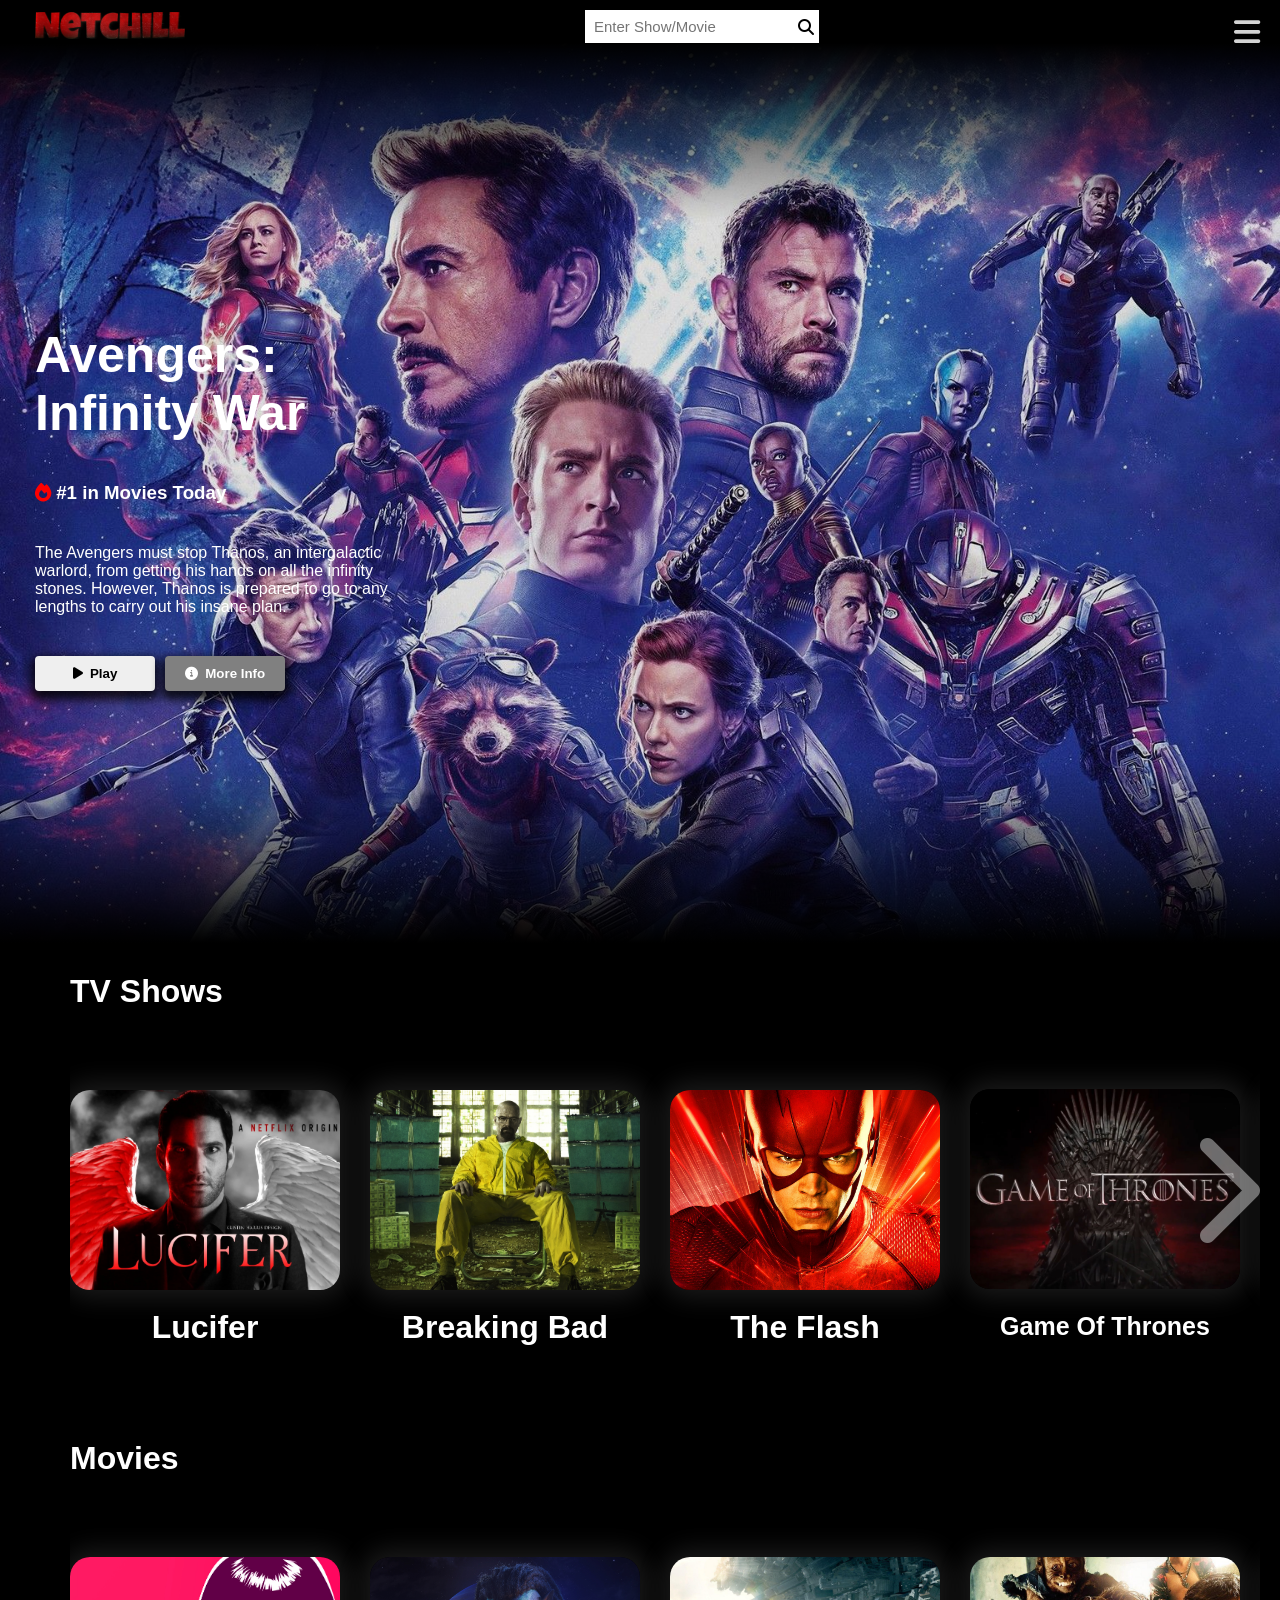
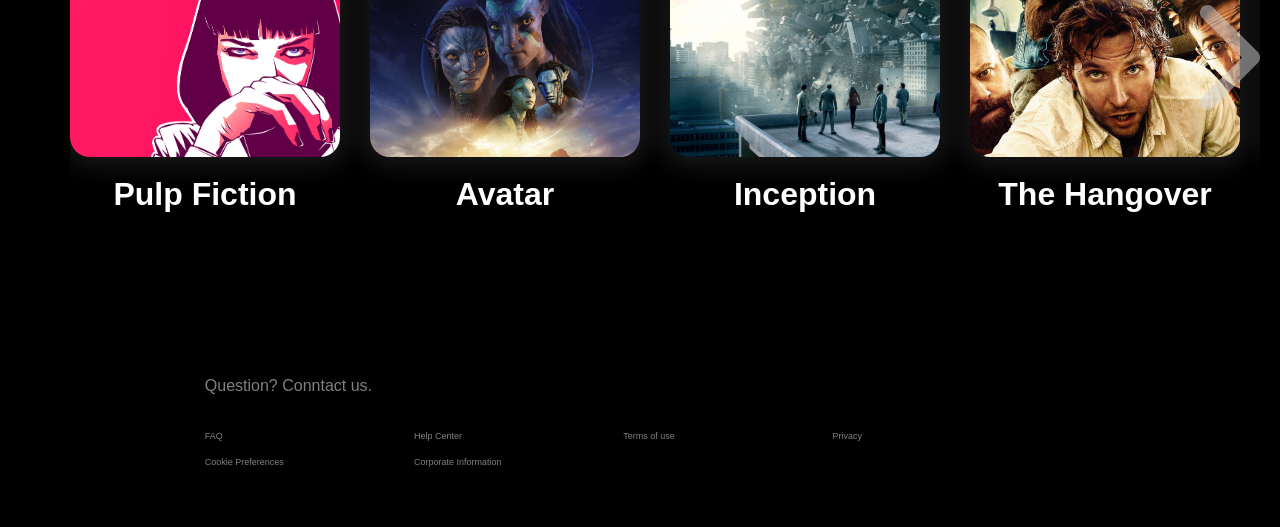
<file: main_HasanDiab/main.html>
<!DOCTYPE html>
<html lang="en">
<head>
    <meta charset="UTF-8">
    <meta http-equiv="X-UA-Compatible" content="IE=edge">
    <meta name="viewport" content="width=device-width, initial-scale=1.0">
    <link rel="stylesheet" href="main.css">
    <link rel="stylesheet" href="https://cdnjs.cloudflare.com/ajax/libs/font-awesome/6.3.0/css/all.min.css" integrity="sha512-SzlrxWUlpfuzQ+pcUCosxcglQRNAq/DZjVsC0lE40xsADsfeQoEypE+enwcOiGjk/bSuGGKHEyjSoQ1zVisanQ==" crossorigin="anonymous" referrerpolicy="no-referrer" />
    <link rel="icon" href="media/netflix-icon.png">
    <title>Netchill</title>
    <style>
        /* Embeded Styling */
        * {
            box-sizing: border-box;
            margin: 0px;
            scroll-behavior: smooth;
            font-family: Arial, Helvetica, sans-serif;
        }
        
        body {
            background-color: black;
            overflow-x: hidden; 
        }
        
        header {
            display: flex;
            gap: 100px;
            background: transparent;
        }
        
        .slide-show {
            display: flex;
            width: 500vw;
            overflow: hidden;
        }
        
        .avengers{
            background-image: linear-gradient(rgba(0,0,0,1),rgba(0,0,0,0.1),rgba(0,0,0,0.1),rgba(0,0,0,0.1),rgba(0,0,0,0.1),rgba(0,0,0,1)) , url(media/Avg.jpg);
            width: 100vw;
            height: 100vh;
            background-position: center;
            background-size: cover;
            display: flex;
            align-items: center;
        }
        
        .your-name{
            background-image: linear-gradient(rgba(0,0,0,1),rgba(0,0,0,0.1),rgba(0,0,0,0.1),rgba(0,0,0,0.1),rgba(0,0,0,0.1),rgba(0,0,0,1)) , url(media/YN2.jpg);
            width: 100vw;
            height: 100vh;
            background-position: center;
            background-size: cover;
            display: flex;
            align-items: center;
        }
        
        .chess{
            background-image: linear-gradient(rgba(0,0,0,1),rgba(0,0,0,0.1),rgba(0,0,0,0.1),rgba(0,0,0,0.1),rgba(0,0,0,0.1),rgba(0,0,0,1)) , url(media/TQG.webp);
            width: 100vw;
            height: 100vh;
            background-position: center;
            background-size: cover;
            display: flex;
            align-items: center;
        }
        
        .arcane{
            background-image: linear-gradient(rgba(0,0,0,1),rgba(0,0,0,0.1),rgba(0,0,0,0.1),rgba(0,0,0,0.1),rgba(0,0,0,0.1),rgba(0,0,0,1)) , url(media/Arcane2.jpg);
            width: 100vw;
            height: 100vh;
            background-position: center;
            background-size: cover;
            display: flex;
            align-items: center;
        }
        
        .items{
            margin-left: 35px;
            height: fit-content;
            width: 30%;
            margin-top: 30px;
            display: grid;
            grid-template-columns: 100%;
            gap: 40px;
        }
        
        .items h1 {
            font-weight: bolder;
            font-size: 50px;
        }
        
        .your-name h1{
            line-height: 2;
        }
        
        .arcane h1 {
            line-height: 2.5;
        }
        
        .buttons {
            display: flex;
            justify-content: space-between;
            width: 250px;
        }
        
        .buttons button {
            cursor: pointer;
            border-radius: 4px;
            font-weight: bold;
            width: 120px;
            height: 35px;
            border: none;
            box-shadow: 0 5px 10px 4px rgb(0 0 0 / 0.8);
        }
        
        
        #info {
            background-color: gray;
            color: white;
        }
        
        .items h3 i {
            color: red;
        }
        
        
        .scroll {
            width: fit-content;
            height: fit-content;
        }
        
        #logo {
            width: 150px;
            margin-top: 12px;
            margin-left: -65px;
            position: sticky;
            z-index: 100000;
        }
        
        .search {
            align-self: center;
            width: fit-content;
            height: fit-content;
            background-color: white;
            display: flex;
            justify-content: center;
            align-items: center;
        }
        
        .list {
            position: absolute;
            top: 33.6px;
            left: 0;
            z-index: 1000;
            width: 235px;
        }
        
        .list-item {
            width: 100%;
            background: linear-gradient(rgba(0, 0, 0, 1), rgba(0, 0, 0, 0.7), rgba(0, 0, 0, 0.4));
            display: flex;
            align-items: center;
            cursor: pointer;
            display: none;
            overflow: hidden;
            border-bottom-left-radius: 10px;
            border-bottom-right-radius: 10px;
        }
        
        .sbar{
            margin-top: 10px;
            position: relative;
            margin-left: 300px;
        }
        
        .list-item img{
            width: 80px;
            height: 100%;
        }
        
        .list-item h3 {
            padding-left: 7.5px;
            padding-right: 7.5px;
            width: fit-content;
            text-shadow: 1px 1px 10px gray;
        }
        
        /*#user {
            margin-top: 207px;
            display: flex;
            align-items: center;
        }
        
        .user {
            border: 2px solid;
            padding: 7px;
            border-radius: 50%;
            margin-right: -10px;
        }*/
        
        .search i{
            margin: 5px;
            color: black;
        }
        
        .search input{
            outline: 0;
            background-color: inherit;
            border: none;
            margin: 7px;
            font-size: 15px;
        }
        
        body::-webkit-scrollbar {
            display: none;
        }
        
        nav ul {
            list-style: none;
            display: flex;
            flex-direction: column;
            height: fit-content;
            width: 250px;
            background-color: black;
            opacity: 0.9;
            justify-content: space-between;
            padding-bottom: 40px;
            padding-left: 0px;
            position: absolute;
            top: 0px;
            transform: translate(100vw);
            z-index: 1000;
        }
        
        nav ul a {
            color: white;
            text-decoration: none;
        }
        
        nav ul li {
            display: flex;
            padding-top: 20px;
            padding-bottom: 20px;
            padding-left: 40px;
            gap: 30px;
            font-size: large;
            transition: all .3s;
        }
        
        nav i {
            color: white;
        }
        
        nav button {
            width: 61px;
            height: fit-content;
            padding: 20px;
            cursor: pointer;
            display: flex;
            justify-content: center;
            align-items: center;
            border-radius: 50%;
            border: none;
            font-weight: bold;
            color: white;
            font-size: large;
            background-color: inherit;
        }
        
        nav ul li:first-child {
            padding-left: 20px;
            padding-bottom: 0px;
            padding-top: 0px;
        }
        
        
        nav ul li:not(:first-child):hover{
            background-color: red;
            padding-left: 50px;
            cursor: pointer;
        }
        
        nav ul li:last-child {
            margin-bottom: calc(100vh - 406px);
        }
        
        nav ul button:hover {
            background-color: red;
        }
        
        
        .container {
            height: 1200px;
            min-height: calc(100vh - 50px);
            color: white;
        }
        
        .content-container {
            margin-left: 50px;
            margin-bottom: 20px;
        }
        
        .news-container {
            padding: 0 20px;
        }
        
        .news-title{
            margin-top: 30px;
        }
        
        .news-wrapper {
            position: relative;
            overflow: auto;
        }
        
        .news-wrapper::-webkit-scrollbar {
            display: none;
        }
        
        .news {
            display: flex;
            align-items: center;
            height: 400px;
            transform: translateX(0);
            transition: all 1s ease-in-out;
        }
        
        .news-item {
            margin-right: 30px;
            position: relative;
        }
        
        .news-item-title{
                padding: 0 20px;
                font-size: 32px;
                font-weight: bold;
                position: relative;
                transform: translateY(15px);
                text-align: center;
        }

        #got {
            font-size: 25px;
            line-height: 1.5;
        }
        
        .news-item:hover .news-item-img {
            transform: scale(1.2);
            margin: 10px 30px;
            opacity: 0.5;
        }
        
        .news-item-img {
            transition: all .5s ease-in-out;
            width: 270px;
            height: 200px;
            object-fit: cover;
            border-radius: 20px;
            box-shadow: 0 0 25px 8px rgb(128 128 128 / 0.2);
        }
        
        .arrow {
            font-size: 120px;
            position: absolute;
            top: 120px;
            right: 0;
            color: lightgray;
            opacity: 0.5;
            cursor: pointer;
            z-index: 1000;
        }
        
        .container.active {
            color: white;
        }
        
        footer{
            position: absolute;
            bottom: -1;
            padding: 50px 4% 50px 16%;
            width: 100%;
            margin-top: 30px;
            color: grey;
            margin-left: auto;
            background-color: rgb(0,0,0,0.8);
        }
        .footer{
            margin-bottom: 10px;
            position: relative;
            font-size: medium;
            display: block;
            padding-bottom: 20px;
        }
        footer a{
            color: grey;
            text-decoration: none;
        }
        footer a:hover{
            text-decoration: underline;
        }
        .footer-list {
            list-style: none;
            margin: 0 auto;
            padding: 0;
        }
        
        .footer-list li {
            display: inline-block;
            width: 20%;
            font-size: xx-small;
            margin-bottom: 10px;
        }
    </style>
</head>
<body>
    <div class="container">
        <header>
            <nav>
                <ul>
                    <li><button id="btn">X</button></li>
                    <li><i class="fa-solid fa-right-to-bracket"></i><a href="../login_MohammadAlMousawi/login.html">Login</a></li>
                    <li><i class="fa-solid fa-film"></i><a href="#">TV Shows</a></li>
                    <li><i class="fa-solid fa-tv"></i><a href="#">Movies</a></li>
                    <li><i class="fa-solid fa-newspaper"></i><a href="../exclusive news_IsraaAlZein/index.html">News</a></li>
                    <li><i class="fa-solid fa-face-smile"></i><a href="../new_LoulouHallal/new/index.html">FAQ</a></li>
                    <!-- <li id="user"><i class="fa-solid fa-user user"></i>UserName</li> -->
                </ul>
        </nav>
        <a href="#"><img src="media/Webprojectlogo.png" alt="Net Chill" id="logo"></a>
        <div class="sbar">
            <div class="search">
                <input type="text" placeholder="Enter Show/Movie">
                <i class="fa-solid fa-magnifying-glass"></i>
            </div>
            <div class="list">
                <div class="list-item">
                    <img src="media/lucpos.webp" alt="">
                    <h3>Lucifer</h3>
                </div>
                <div class="list-item">
                    <img src="media/BBH.jpg" alt="">
                    <h3>Breaking Bad</h3>
                </div>
                <div class="list-item">
                    <img src="media/flash2.jpg" alt="">
                    <h3>The Flash</h3>
                </div>
                <div class="list-item">
                    <img src="media/morty.jpg" alt="">
                    <h3>Rick & Morty</h3>
                </div>
                <div class="list-item">
                    <img src="media/gotpos.jpeg" alt="family guy">
                    <h3>Game Of Thrones</h3>
                </div>
                <div class="list-item">
                    <img src="media/mh.jpg" alt="money heist">
                    <h3>Money Heist</h3>
                </div>
                <div class="list-item">
                    <img src="media/pbr.jpg" alt="prison break">
                    <h3>Prison Break</h3>
                </div>
                <div class="list-item">
                    <img src="media/pf.jpg" alt="pulp fiction">
                    <h3>Pulp Fiction</h3>
                </div>
                <div class="list-item">
                    <img src="media/avposter.jpg" alt="batman">
                    <h3>Avatar</h3>
                </div>
                <div class="list-item">
                    <img src="media/incept.jpg" alt="inception">
                    <h3>Inception</h3>
                </div>
                <div class="list-item">
                    <img src="media/hang.jpg" alt="hangover">
                    <h3>The Hangover</h3>
                </div>
                <div class="list-item">
                    <img src="media/inter.jpg" alt="interstellar">
                    <h3>Interstellar</h3>
                </div>
                <div class="list-item">
                    <img src="media/gf.jpg" alt="Godfather">
                    <h3>The Godfather</h3>
                </div>
                <div class="list-item">
                    <img src="media/jw.jpg" alt="John wick">
                    <h3>John Wick</h3>
                </div>
            </div>
        </div>
    </header>
    <main>
        <div class="slide-show">
            <div class="avengers">
                <div class="items">
                    <h1>Avengers: Infinity War</h1>
                    <h3><i class="fa-solid fa-fire"></i>&nbsp;#1 in Movies Today</h3>
                    <p>The Avengers must stop Thanos, an intergalactic warlord, from getting his hands on all the infinity stones. However, 
                        Thanos is prepared to go to any lengths to carry out his insane plan.</p>
                    <div class="buttons">
                        <button id="avengers"><i class="fa-solid fa-play"></i> &nbsp;Play</button>
                        <button id="info"><i class="fa-sharp fa-solid fa-circle-info"></i> &nbsp;More Info</button>
                    </div>
                </div>
            </div>
            <div class="your-name">
                <div class="items">
                    <h1>Your Name</h1>
                    <h3><i class="fa-solid fa-fire"></i>&nbsp;#1 in Animated Movies Today</h3>
                    <p>Two teenagers share a profound, magical connection upon discovering they are swapping bodies. 
                        Things manage to become even more complicated when the boy and girl decide to meet in person.</p>
                    <div class="buttons">
                        <button id="avengers"><i class="fa-solid fa-play"></i> &nbsp;Play</button>
                        <button id="info"><i class="fa-sharp fa-solid fa-circle-info"></i> &nbsp;More Info</button>
                    </div>
                </div>
            </div>
            <div class="chess">
                <div class="items">
                    <h1>The Queen's Gambit</h1>
                    <h3><i class="fa-solid fa-fire"></i>&nbsp;#1 in TV Shows Today</h3>
                    <p>Set during the Cold War era, orphaned chess prodigy Beth Harmon struggles with addiction in 
                        a quest to become the greatest chess player in the world.</p>
                        <div class="buttons">
                            <button id="avengers"><i class="fa-solid fa-play"></i> &nbsp;Play</button>
                            <button id="info"><i class="fa-sharp fa-solid fa-circle-info"></i> &nbsp;More Info</button>
                        </div>
                    </div>
            </div>
            <div class="arcane">
                <div class="items">
                    <h1>Arcane</h1>
                    <h3><i class="fa-solid fa-fire"></i>&nbsp;#1 in Animated TV Shows Today</h3>
                    <p>The origins of two iconic League champions, set in the utopian 
                        Piltover and the oppressed underground of Zaun.</p>
                        <div class="buttons">
                            <button id="avengers"><i class="fa-solid fa-play"></i> &nbsp;Play</button>
                            <button id="info"><i class="fa-sharp fa-solid fa-circle-info"></i> &nbsp;More Info</button>
                        </div>
                    </div>
            </div>
            <div class="avengers">
                <div class="items">
                    <h1>Avengers: Infinity War</h1>
                    <h3><i class="fa-solid fa-fire"></i>&nbsp;#1 in Movies Today</h3>
                    <p>The Avengers must stop Thanos, an intergalactic warlord, from getting his hands on all the infinity stones. However, 
                        Thanos is prepared to go to any lengths to carry out his insane plan.</p>
                    <div class="buttons">
                        <button id="avengers"><i class="fa-solid fa-play"></i> &nbsp;Play</button>
                        <button id="info"><i class="fa-sharp fa-solid fa-circle-info"></i> &nbsp;More Info</button>
                    </div>
                </div>
            </div>
        </div> 
        <div class="content-container" id="series">
            <div class="news-container">
                <h1 class="news-title">TV Shows</h1>
                <div class="news-wrapper">
                    <div class="news">
                        <div class="news-item">
                            <img class="news-item-img" src="media/lucifer.webp" alt="">
                            <div>
                            <p class="news-item-title">Lucifer</p>
                            </div>
                        </div>
                        <div class="news-item">
                            <img class="news-item-img" src="media/Breaking.png" alt="">
                            <div>
                            <p class="news-item-title">Breaking Bad</p>
                            </div>
                        </div>
                        <div class="news-item">
                            <img class="news-item-img" src="media/theflash.jpg" alt="">
                            <div>
                            <p class="news-item-title">The Flash</p>
                            </div>
                        </div>
                        <div class="news-item">
                            <img class="news-item-img" src="media/got.jpg" alt="">
                            <div>
                            <p class="news-item-title" id="got">Game Of Thrones</span>
                            </div>
                        </div>
                        <div class="news-item">
                                <img class="news-item-img" src="media/rm.jpg" alt="">
                            <div>
                            <p class="news-item-title">Rick & Morty</p>
                            </div>
                        </div>
                        <div class="news-item">
                            <img class="news-item-img" src="media/money.jpg" alt="">
                            <div>
                                <p class="news-item-title">Money Heist</p>
                            </div>
                        </div>
                        <div class="news-item">
                            <img class="news-item-img" src="media/PB.jpg" alt="">
                            <div>
                                <p class="news-item-title">Prison Break</p>
                            </div>
                        </div>
                    </div>
                    <i class="fas fa-chevron-right arrow" id="arrow1"></i>
                </div>
            </div>
        </div>
        <div class="content-container movies" id="movies">
            <div class="news-container">
                <h1 class="news-title">Movies</h1>
                <div class="news-wrapper">
                    <div class="news">
                        <div class="news-item">
                            <img class="news-item-img" src="media/Pulp.png" alt="">
                    <div>
                        <p class="news-item-title">Pulp Fiction</p>
                    </div>
                    </div>
                    <div class="news-item">
                        <img class="news-item-img" src="media/avatar.jpg" alt="">
                        <div>
                            <p class="news-item-title">Avatar</p>
                        </div>
                    </div>
                    <div class="news-item">
                        <img class="news-item-img" src="media/Incep.jpg" alt="">
                        <div>
                            <p class="news-item-title">Inception</p>
                        </div>
                    </div>
                    <div class="news-item">
                    <img class="news-item-img" src="media/THO.jpg" alt="">
                    <div>
                        <p class="news-item-title">The Hangover</p>
                    </div>
                    </div>
                    <div class="news-item">
                        <img class="news-item-img" src="media/Interstellar.jpg" alt="">
                        <div>
                            <p class="news-item-title">Interstellar</p>
                        </div>
                    </div>
                    <div class="news-item">
                        <img class="news-item-img" src="media/TGF.jpg" alt="">
                        <div>
                            <p class="news-item-title">The Godfather</p>
                        </div>
                    </div>
                    <div class="news-item">
                        <img class="news-item-img" src="media/John.jpg" alt="">
                        <div>
                            <p class="news-item-title">John Wick</p>
                        </div>
                    </div>
                    
                    <i class="fas fa-chevron-right arrow" id="arrow2"></i>
            </div>
    </main>
    <footer>
        <div class="footer">
            <a href="">Question? Conntact us.</a>
        </div>
        <ul class="footer-list">
            <li><a href="../new_LoulouHallal/new/index.html">FAQ</a></li>
            <li><a href="">Help Center</a></li>
            <li><a href="">Terms of use</a></li>
            <li><a href="">Privacy</a></li>
            <li><a href="">Cookie Preferences</a></li>
            <li><a href="">Corporate Information</a></li>
        </ul>
    </footer>
    </div>
    <script src="../JQuery/jquery-3.6.3.js"></script>
    <script src="main.js"></script>
</body>
</html>
</file>
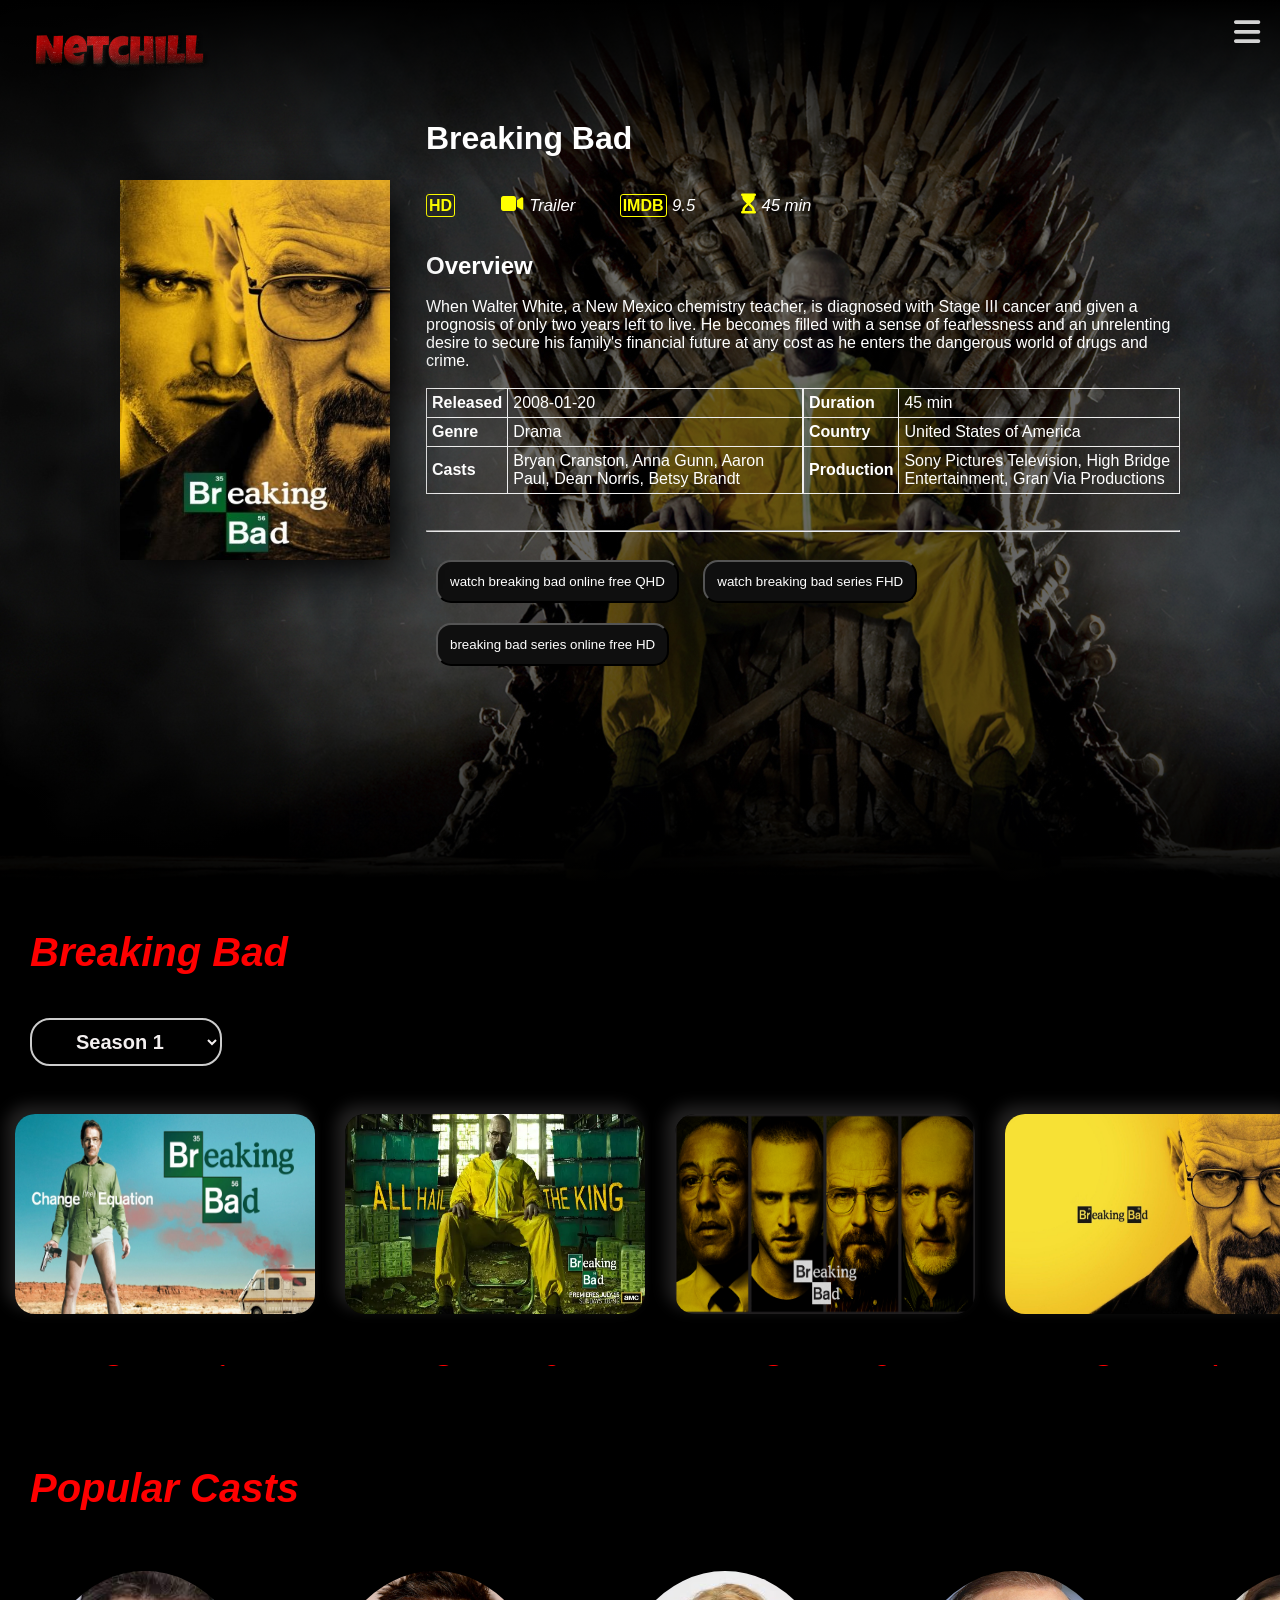
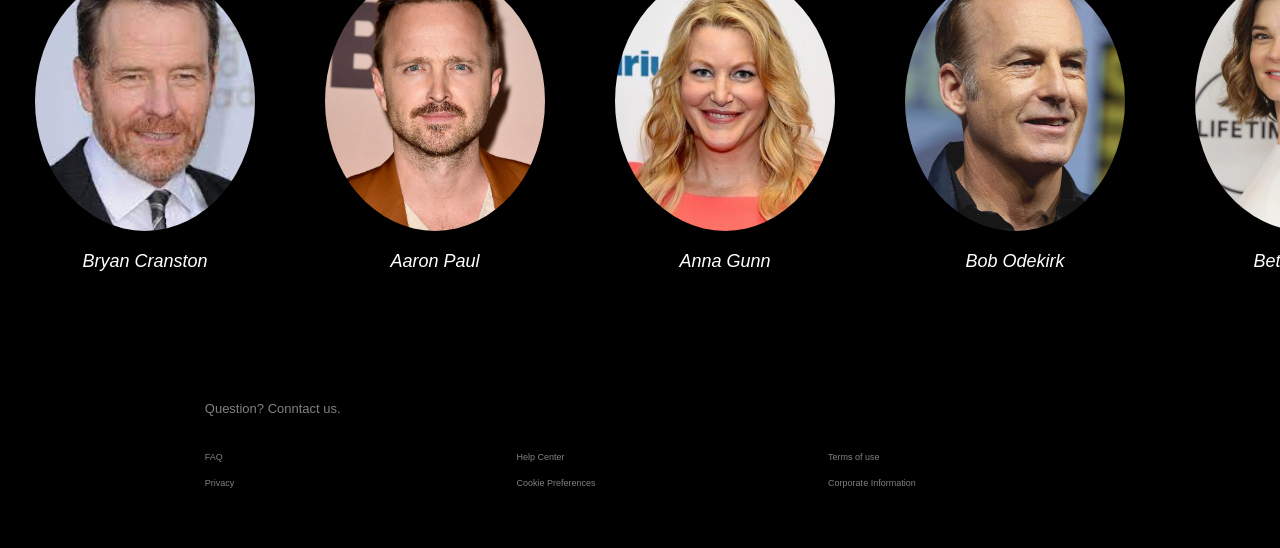
<file: Web_Project_Ali_Ghrabi/Web_Project/Page/BreakingBad/breakingBad.html>
<!DOCTYPE html>
<html lang="en">
<head>
    <meta charset="UTF-8">
    <meta http-equiv="X-UA-Compatible" content="IE=edge">
    <meta name="viewport" content="width=device-width, initial-scale=1.0">
    <link rel="icon" type="image/png" href="../Logo/N.png">
    <link rel="stylesheet" href="../../css/aliSeries.css">
    <link rel="stylesheet" href="../../css/webfonts/all.min.css">
    <title>Breaking Bad &#124; NeTCHILL</title>
    <!-- Embbded Style-->
    <style>
        .more-text {
            display: none;
        }
    
        .more-link {
            cursor: pointer;
            color: blue;
            text-decoration: underline;
        }
    </style>

    <!-- JavaScript/jQuery -->
    <script src="../../Javascript/jsjquery-3.6.0.min.js"></script>
    <script>
        $(document).ready(function() {
            $(".more-link").click(function(event) {
                event.preventDefault();
                $(this).parent().next(".more-text").slideToggle(100);
                $(this).css("display", "none");
            });

            $(".season-item").mouseenter(function () {
                $(".more-link").css("display", "inline");
            })

            $(".season-item").mouseleave(function () {
                $(".more-text").css("display", "none");
            });
            
            $(".caption").click(function () {
                $(this).next(".episodes").fadeToggle(500);
            });
        });
    </script>
</head>
<body>
    <header>
        <img src="../Logo/Webprojectlogo.png" alt="NETCHILL_LOGO" width="200px" height="200px">
    </header>


    <nav>
        <ul>
            <li><button id="btn">X</button></li>
            <li><i class="fa-solid fa-right-to-bracket"></i><a href="../../../../login_MohammadAlMousawi/login.html">Login</a></li>
            <li><i class="fa-solid fa-film"></i><a href="../../../../main_HasanDiab/main.html#series">TV Shows</a></li>
            <li><i class="fa-solid fa-tv"></i><a href="../../../../main_HasanDiab/main.html#movies">Movies</a></li>
            <li><i class="fa-solid fa-newspaper"></i><a href="../../../../exclusive news_IsraaAlZein/index.html">News</a></li>
            <li><i class="fa-solid fa-face-smile"></i><a href="../../../../new_LoulouHallal/new/index.html">FAQ</a></li>
        </ul>
    </nav>


    <main>
        <div class="background-image-breaking-bad">
            <div class="overlay-content">
                <div class="left-side">
                    <div class="left-side-image">
                        <img  class="image" src="Seasons/front.jpg" alt="Breaking_Bad_Front_Image">
                        <div class="overlay-icons left-to-right">
                            <a href="#"><b>9.8</b></a>
                            <center class="under-icon"><em>Rate it</em></center>
                            <a href="#"><i class="fa-solid fa-share"></i></a>
                            <center class="under-icon"><em>Share this</em></center>
                            <a href="#"><i class="fa-solid fa-heart-circle-plus"></i></a>
                            <center class="under-icon"><em>Favorite</em></center>
                        </div>
                    </div>
                </div>

                <div class="right-side">
                    <h1 class="series-title">Breaking Bad</h1><br><br>
                    <div class="icons-bar">
                        <span class="icon-by-own">HD</span>
                        <a href="#"><i class="fa-solid fa-video"></i></a>
                        <small><em>Trailer</em></small>&nbsp; &nbsp; &nbsp; &nbsp;
                        <span class="icon-by-own">IMDB</span>
                        <small><em>9.5</em></small>
                        <a href="#"><i class="fa-solid fa-hourglass-start"></i></a>
                        <small><em>45 min</em></small>
                    </div><br><br>
                    <h2 class="series-overview">Overview</h2><br>
                    <p>When Walter White, a New Mexico chemistry teacher, is diagnosed with Stage III cancer and given
                    a prognosis of only two years left to live. He becomes filled with a sense of fearlessness and an 
                    unrelenting desire to secure his family's financial future at any cost as he enters the dangerous 
                    world of drugs and crime.</p><br>
                    <div class="row">
                        <div class="column">
                            <table class="table" border="1">
                                <tr>
                                    <td class="table_content_space"><b>Released </b></td>
                                    <td class="table_content_space">2008-01-20</td>
                                </tr>
                                <tr>
                                    <td class="table_content_space"><b>Genre </b></td>
                                    <td class="table_content_space">Drama</td>
                                </tr>
                                <tr>
                                    <td class="table_content_space"><b>Casts </b></td>
                                    <td class="table_content_space">Bryan Cranston, Anna Gunn, Aaron Paul, Dean Norris, Betsy Brandt</td>
                                </tr>
                            </table>
                        </div>
                        <div class="column">
                            <table  class="table" border="1">
                                <tr>
                                    <td class="table_content_space"><b>Duration </b></td>
                                    <td class="table_content_space">45 min</td>
                                </tr>
                                <tr>
                                    <td class="table_content_space"><b>Country </b></td>
                                    <td class="table_content_space">United States of America</td>
                                </tr>
                                <tr>
                                    <td class="table_content_space"><b>Production </b></td>
                                    <td class="table_content_space">Sony Pictures Television, High Bridge Entertainment, Gran Via Productions</td>
                                </tr>
                            </table>
                        </div>
                    </div>
                    <br><br><hr><br>
                    <input type="button" class="buttons" value="watch breaking bad online free QHD">
                    <input type="button" class="buttons" value="watch breaking bad series FHD">
                    <input type="button" class="buttons" value="breaking bad series online free HD">
                </div>    
            </div>
        </div>

        <div class="season-container"> 
            <h1 class="season-title">Breaking Bad</h1><br>
            <select id="myDropdown" style="font-weight: bold; font-size: 20px;">
                <option>Season 1</option>
                <option>Season 2</option>
                <option>Season 3</option>
                <option>Season 4</option>
                <option>Season 5</option>
            </select>
            <div class="seasons-wrapper">
                <div class="season-item">
                    <img class="season-item-img" src="Seasons/season1.webp" alt="Breaking_Bad_Season_1" width="470px" height="100px">
                    <div class="season-item-desc">
                        <p class="season_nb">Season 1</p>
                        <p class="season_desc">"Breaking Bad" is a critically acclaimed TV series that follows a high school chemistry teacher named Walter White who turns to cooking and selling methamphetamine after being diagnosed with terminal lung cancer.<a href="#" class="more-link">more</a></p>
                        <p class="season_desc more-text">Season 1 introduces the characters and the central conflict as Walter starts his illegal drug operation with the help of his former student, Jesse Pinkman.</p>
                    </div>
                </div>
                <div class="season-item">
                    <img class="season-item-img" src="Seasons/season2.webp" alt="Breaking_Bad_Season_2">
                    <div class="season-item-desc">
                        <p class="season_nb">Season 2</p>
                        <p class="season_desc">In season 2 of "Breaking Bad," Walter and Jesse's meth business grows, but they also face escalating dangers from rival drug dealers and the DEA. Walter's personal life becomes increasingly complicated as he <a href="#" class="more-link">more</a></p>
                        <p class="season_desc more-text">adds new layers of danger and intrigue to the story.</p>
                    </div>
                </div>
                <div class="season-item">
                    <img class="season-item-img" src="Seasons/season3.webp" alt="Breaking_Bad_Season_3">
                    <div class="season-item-desc">
                        <p class="season_nb">Season 3</p>
                        <p class="season_desc">In season 3 of "Breaking Bad," the tensions between Walter and Jesse reach a breaking point, as their drug empire becomes more successful but also more precarious. The arrival of a ruthless drug lord named Gugs Fring <a href="#" class="more-link">more</a></p>
                        <p class="season_desc more-text">adds new layers of danger and intrigue to the story.</p>
                    </div>
                </div>
                <div class="season-item">
                    <img class="season-item-img" src="Seasons/season4.jpg" alt="Breaking_Bad_Season_4">
                    <div class="season-item-desc">
                        <p class="season_nb">Season 4</p>
                        <p class="season_desc">In season 4 of "Breaking Bad," Walter and Jesse's relationship continues to deteriorate as they face new challenges from the DEA, rival drug dealers, and Gus Fring's growing power. As the stakes get higher, Walter becomes <a href="#" class="more-link">more</a></p>
                        <p class="season_desc more-text">more ruthless and desperate in his pursuit of success, putting his own safety and the safety of those around him at risk.</p>
                    </div>
                </div>
                <div class="season-item">
                    <img class="season-item-img" src="Seasons/season5.jpg" alt="Breaking_Bad_Season_5">
                    <div class="season-item-desc">
                        <p class="season_nb">Season 5</p>
                        <p class="season_desc">In the final season of "Breaking Bad," Walter White's descent into darkness reaches its climax as he becomes a ruthless drug kingpin, manipulating and killing his enemies to stay on top. As the law closes in on him, Walter must <a href="#" class="more-link">more</a></p>
                        <p class="season_desc more-text">confront the consequences of his actions and face the ultimate reckoning for his crimes.</p>
                    </div>
                </div>
            </div>
        </div>



        <h1 class="season-title" style="margin-top: 100px; margin-bottom: -50px;">Popular Casts</h1>
        <div class="popular-casts">
            <div class="actors">
                <div class="actor">
                    <img src="Casts/Bryan_Cranston.jpg" alt="Bryan Cranston as Walter White">
                    <span class="caption">Bryan Cranston</span>
                    <p class="episodes">as Walter White &#124; 62 Episodes</p>
                </div>
                <div class="actor">
                    <img src="Casts/Aaroun_Paul.jpg" alt="Aaron Paul as Jesse Pinkman">
                    <span class="caption">Aaron Paul</span>
                    <p class="episodes">as Jesse Pinkman &#124; 62 Episodes</p>
                </div>
                <div class="actor">
                    <img src="Casts/Anna_Gunn.jpg" alt="Anna Gunn as Skyler White">
                    <span class="caption">Anna Gunn</span>
                    <p class="episodes">as Skyler White &#124; 54 Episodes</p>
                </div>
                <div class="actor">
                    <img src="Casts/Bob_Odekirk.jpg" alt="Bob Odenkirk as Saul Goodman">
                    <span class="caption">Bob Odekirk</span>
                    <p class="episodes">as Saul Goodman &#124; 43 Episodes</p>
                </div>
                <div class="actor">
                    <img src="Casts/Betsy_Brandt.webp" alt="Betsy Brandt as Marie Schrader">
                    <span class="caption">Betsy Brandt</span>
                    <p class="episodes">as Marie Schrader &#124; 46 Episodes</p>
                </div>
                <div class="actor">
                    <img src="Casts/Dean_Norris.jpg" alt="Dean Norris as Hank Schrader">
                    <span class="caption">Dean Norris</span>
                    <p class="episodes">as Hank Schrader &#124; 52 Episodes</p>
                </div>
                <div class="actor">
                    <img src="Casts/RJ-Mitte.jpg" alt="RJ Mitte as Walter White Jr.">
                    <span class="caption">RJ Mitte</span>
                    <p class="episodes">as Walter White Jr. &#124; 47 Episodes</p>
                </div>
                <div class="actor">
                    <img src="Casts/Giancarlo Esposito as Gustavo Fring.png" alt="Giancarlo Esposito as Gustavo Fring">
                    <span class="caption">Giancarlo Esposito </span>
                    <p class="episodes">as Gustavo Fring &#124; 26 Episodes</p>
                </div>
                <div class="actor">
                    <img src="Casts/Jonathan Banks as Mike Ehrmantraut.webp" alt="Jonathan Banks as Mike Ehrmantraut">
                    <span class="caption">Jonathan Banks </span>
                    <p class="episodes">as Mike Ehrmantraut &#124; 28 Episodes</p>
                </div>
                <div class="actor">
                    <img src="Casts/Steven Michael Quezada as Steven Gomez.jpg" alt="Steven Michael Quezada as Steven Gomez">
                    <span class="caption">Steven Michael Quezada </span>
                    <p class="episodes">as Steven Gomez &#124; 27 Episodes</p>
                </div>
            </div>
        </div>

    </main> 

    <footer>
            <div class="footer">
                <a href="">Question? Conntact us.</a>
            </div>
            <ul class="footer-list">
                <li><a href="../../../../new_LoulouHallal/new/index.html">FAQ</a></li>
                <li><a href="">Help Center</a></li>
                <li><a href="">Terms of use</a></li>
                <li><a href="">Privacy</a></li>
                <li><a href="">Cookie Preferences</a></li>
                <li><a href="">Corporate Information</a></li>
            </ul>
    </footer>
    <script src="../../Javascript/aliSeries.js"></script>
    
</body>
</html>
</file>
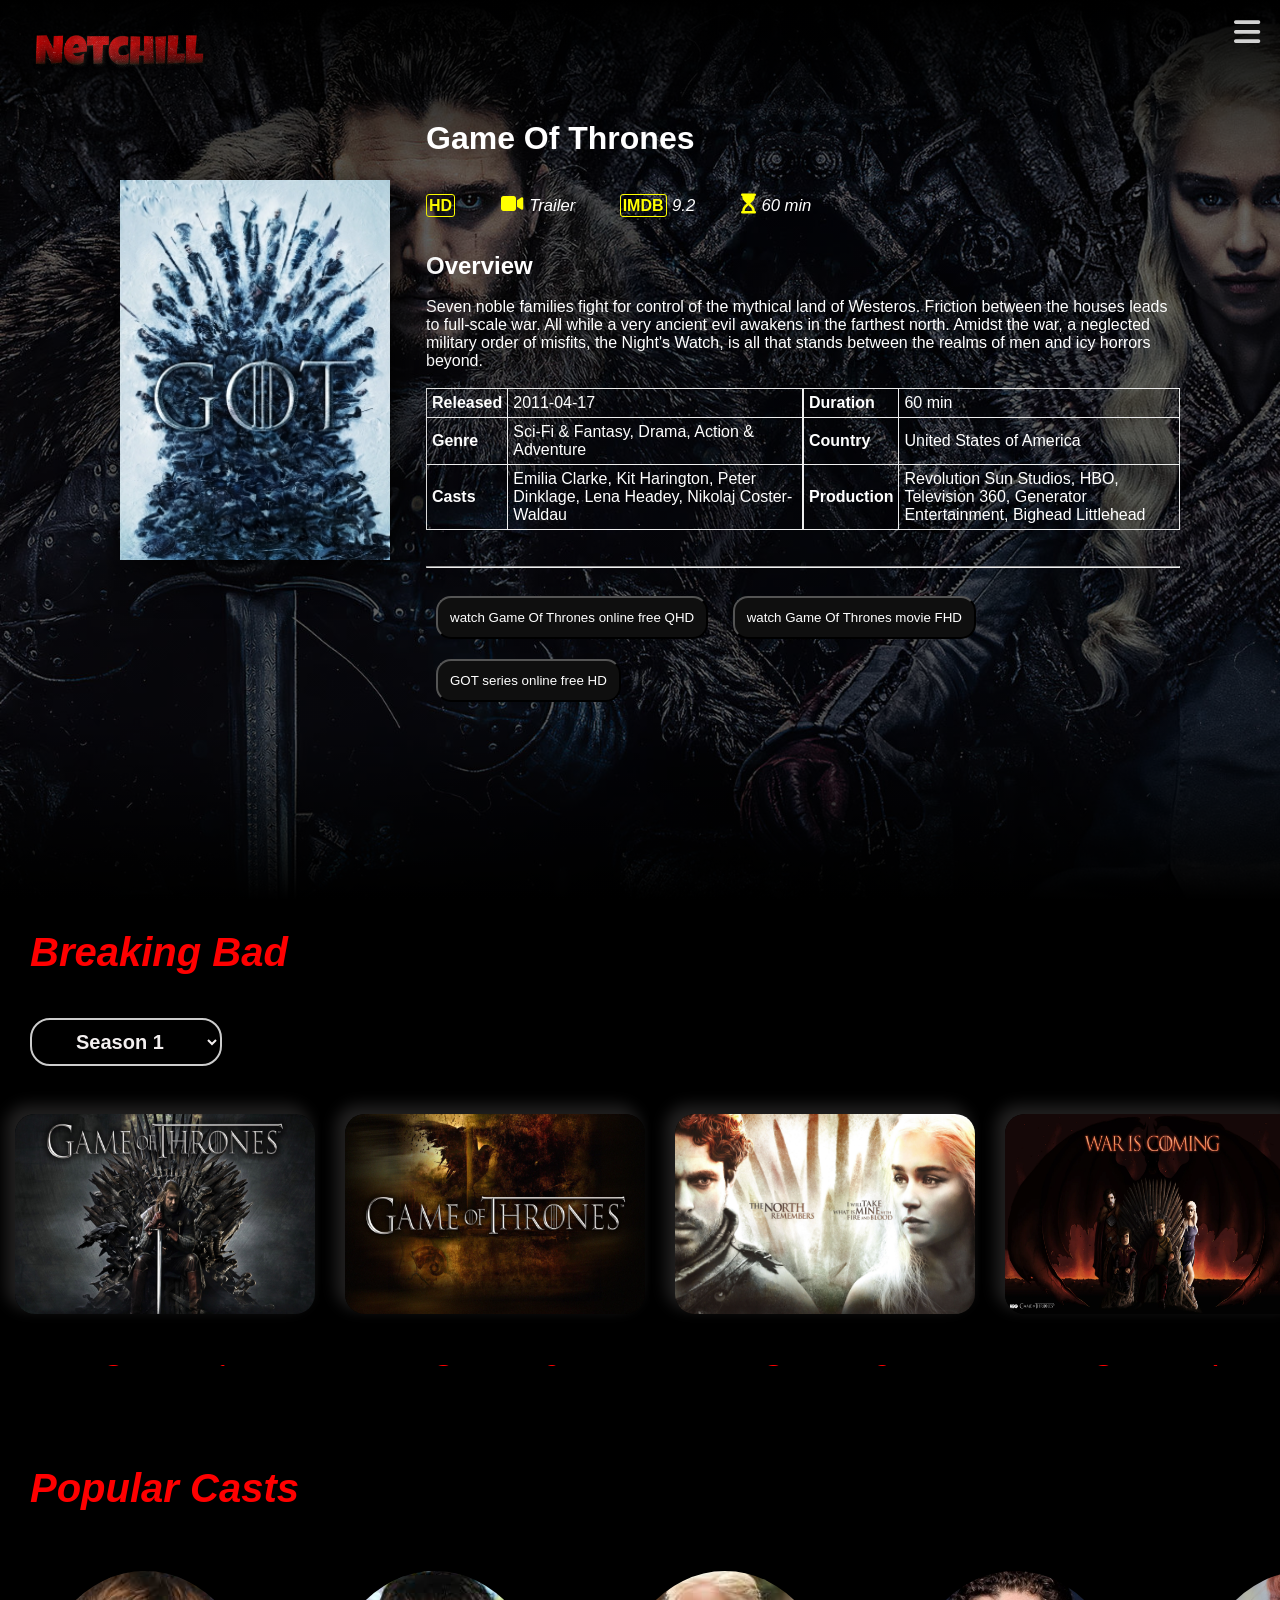
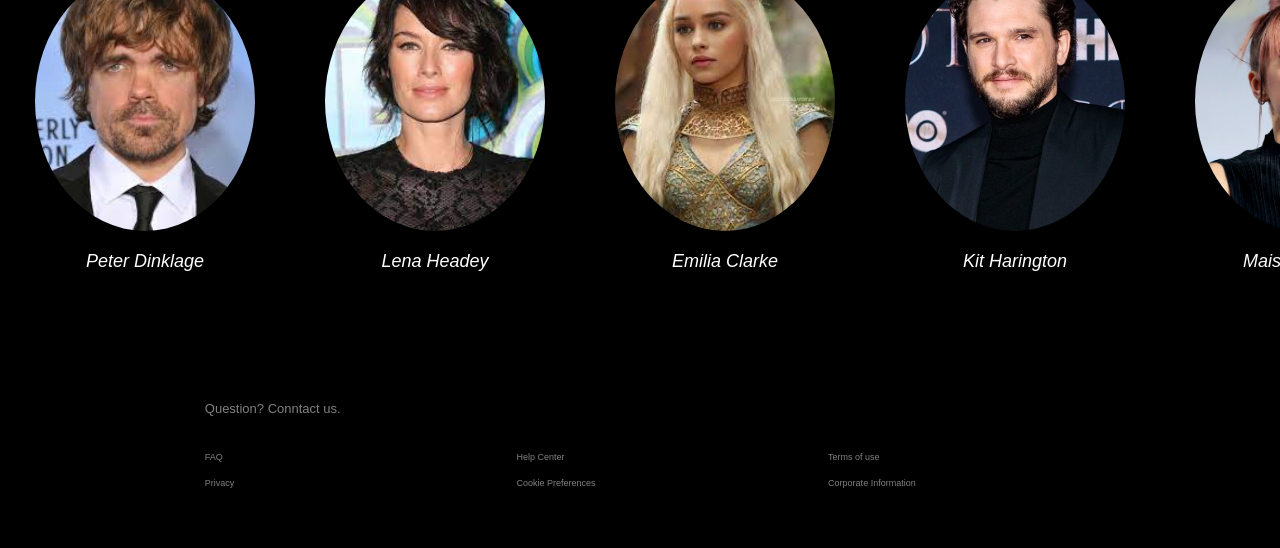
<file: Web_Project_Ali_Ghrabi/Web_Project/Page/GameofThrones/GameofThrones.html>
<!DOCTYPE html>
<html lang="en">
<head>
    <meta charset="UTF-8">
    <meta http-equiv="X-UA-Compatible" content="IE=edge">
    <meta name="viewport" content="width=device-width, initial-scale=1.0">
    <link rel="icon" type="image/png" href="../Logo/N.png">
    <link rel="stylesheet" href="../../css/aliSeries.css">
    <link rel="stylesheet" href="../../css/webfonts/all.min.css">
    <title>Game Of Thrones &#124; NeTCHILL</title>
    <!-- Embbded Style-->
    <style>
        .more-text {
            display: none;
        }
    
        .more-link {
            cursor: pointer;
            color: blue;
            text-decoration: underline;
        }
    </style>

    <!-- JavaScript/jQuery -->
    <script src="../../Javascript/jsjquery-3.6.0.min.js"></script>
    <script>
        $(document).ready(function() {
            $(".more-link").click(function(event) {
                event.preventDefault();
                $(this).parent().next(".more-text").slideToggle(100);
                $(this).css("display", "none");
            });

            $(".season-item").mouseenter(function () {
                $(".more-link").css("display", "inline");
            })

            $(".season-item").mouseleave(function () {
                $(".more-text").css("display", "none");
            });
            
            $(".caption").click(function () {
                $(this).next(".episodes").fadeToggle(500);
            });
        });
    </script>
</head>
<body>
    <header>
        <img src="../Logo/Webprojectlogo.png" alt="NETCHILL_LOGO" width="200px" height="200px">
    </header>


    <nav>
        <ul>
            <li><button id="btn">X</button></li>
            <li><i class="fa-solid fa-right-to-bracket"></i><a href="../../../../login_MohammadAlMousawi/login.html">Login</a></li>
            <li><i class="fa-solid fa-film"></i><a href="../../../../main_HasanDiab/main.html#series">TV Shows</a></li>
            <li><i class="fa-solid fa-tv"></i><a href="../../../../main_HasanDiab/main.html#movies">Movies</a></li>
            <li><i class="fa-solid fa-newspaper"></i><a href="../../../../exclusive news_IsraaAlZein/index.html">News</a></li>
            <li><i class="fa-solid fa-face-smile"></i><a href="../../../../new_LoulouHallal/new/index.html">FAQ</a></li>
        </ul>
    </nav>


    <main>
        <div class="background-image-GOT">
            <div class="overlay-content">
                <div class="left-side">
                    <div class="left-side-image">
                        <img  class="image" src="Background/front.jpg" alt="Breaking_Bad_Front_Image">
                        <div class="overlay-icons left-to-right">
                            <a href="#"><b>9.8</b></a>
                            <center class="under-icon"><em>Rate it</em></center>
                            <a href="#"><i class="fa-solid fa-share"></i></a>
                            <center class="under-icon"><em>Share this</em></center>
                            <a href="#"><i class="fa-solid fa-heart-circle-plus"></i></a>
                            <center class="under-icon"><em>Favorite</em></center>
                        </div>
                    </div>
                </div>

                <div class="right-side">
                    <h1 class="series-title">Game Of Thrones</h1><br><br>
                    <div class="icons-bar">
                        <span class="icon-by-own">HD</span>
                        <a href="#"><i class="fa-solid fa-video"></i></a>
                        <small><em>Trailer</em></small>&nbsp; &nbsp; &nbsp; &nbsp;
                        <span class="icon-by-own">IMDB</span>
                        <small><em>9.2</em></small>
                        <a href="#"><i class="fa-solid fa-hourglass-start"></i></a>
                        <small><em>60 min</em></small>
                    </div><br><br>
                    <h2 class="series-overview">Overview</h2><br>
                    <p>Seven noble families fight for control of the mythical land of Westeros. Friction between the houses leads to full-scale war. All while a very ancient evil awakens in the farthest north. Amidst the war, a neglected military order of misfits, the Night's Watch, is all that stands between the realms of men and icy horrors beyond.</p><br>
                    <div class="row">
                        <div class="column">
                            <table class="table" border="1">
                                <tr>
                                    <td class="table_content_space"><b>Released </b></td>
                                    <td class="table_content_space">2011-04-17</td>
                                </tr>
                                <tr>
                                    <td class="table_content_space"><b>Genre </b></td>
                                    <td class="table_content_space">Sci-Fi & Fantasy, Drama, Action & Adventure</td>
                                </tr>
                                <tr>
                                    <td class="table_content_space"><b>Casts </b></td>
                                    <td class="table_content_space">Emilia Clarke, Kit Harington, Peter Dinklage, Lena Headey, Nikolaj Coster-Waldau</td>
                                </tr>
                            </table>
                        </div>
                        <div class="column">
                            <table  class="table" border="1">
                                <tr>
                                    <td class="table_content_space"><b>Duration </b></td>
                                    <td class="table_content_space">60 min</td>
                                </tr>
                                <tr>
                                    <td class="table_content_space" style="padding-bottom: 14px; padding-top: 14px;"><b>Country </b></td>
                                    <td class="table_content_space">United States of America</td>
                                </tr>
                                <tr>
                                    <td class="table_content_space" style="padding-bottom: 14px; padding-top: 14px;"><b>Production </b></td>
                                    <td class="table_content_space">Revolution Sun Studios, HBO, Television 360, Generator Entertainment, Bighead Littlehead</td>
                                </tr>
                            </table>
                        </div>
                    </div>
                    <br><br><hr><br>
                    <input type="button" class="buttons" value="watch Game Of Thrones online free QHD">
                    <input type="button" class="buttons" value="watch Game Of Thrones movie FHD">
                    <input type="button" class="buttons" value="GOT series online free HD">
                </div>    
            </div>
        </div>

        <div class="season-container"> 
            <h1 class="season-title">Breaking Bad</h1><br>
            <select id="myDropdown" style="font-weight: bold; font-size: 20px;">
                <option>Season 1</option>
                <option>Season 2</option>
                <option>Season 3</option>
                <option>Season 4</option>
                <option>Season 5</option>
                <option>Season 6</option>
                <option>Season 7</option>
                <option>Season 8</option>
            </select>
            <div class="seasons-wrapper">
                <div class="season-item">
                    <img class="season-item-img" src="Seasons/season1.jpg" alt="Breaking_Bad_Season_1" width="470px" height="100px">
                    <div class="season-item-desc">
                        <p class="season_nb">Season 1</p>
                        <p class="season_desc">In season 1 of Game of Thrones, several noble families fight for control of the Iron Throne in the Seven Kingdoms of Westeros, while an ancient evil lurks beyond the Wall in the north. The season ends with the death <a href="#" class="more-link">more</a></p>
                        <p class="season_desc more-text">of the Hand of the King, Eddard Stark, and the ascension of Joffrey Baratheon to the Iron Throne.</p>
                    </div>
                </div>
                <div class="season-item">
                    <img class="season-item-img" src="Seasons/season2.webp" alt="Breaking_Bad_Season_2">
                    <div class="season-item-desc">
                        <p class="season_nb">Season 2</p>
                        <p class="season_desc">In season 2 of Game of Thrones, the War of the Five Kings intensifies as new players enter the game and alliances shift. The season ends with the Battle of the Blackwater, where Tyrion Lannister leads the defense <a href="#" class="more-link">more</a></p>
                        <p class="season_desc more-text">of King's Landing against Stannis Baratheon's army.</p>
                    </div>
                </div>
                <div class="season-item">
                    <img class="season-item-img" src="Seasons/season3.jpg" alt="Breaking_Bad_Season_3">
                    <div class="season-item-desc">
                        <p class="season_nb">Season 3</p>
                        <p class="season_desc">In season 3 of Game of Thrones, the war for the Iron Throne continues as new threats emerge from the north and across the sea. The season ends with the shocking betrayal and murder of several key characters <a href="#" class="more-link">more</a></p>
                        <p class="season_desc more-text">during the Red Wedding.</p>
                    </div>
                </div>
                <div class="season-item">
                    <img class="season-item-img" src="Seasons/season4.webp" alt="Breaking_Bad_Season_4">
                    <div class="season-item-desc">
                        <p class="season_nb">Season 4</p>
                        <p class="season_desc">In season 4 of Game of Thrones, the aftermath of the Red Wedding reverberates across Westeros as new power struggles and alliances form. Meanwhile, Daenerys Targaryen continues her quest for the Iron Throne while facing <a href="#" class="more-link">more</a></p>
                        <p class="season_desc more-text">challenges of her own in Slaver's Bay. The season ends with the fall of the Night's Watch stronghold at the Wall and Arya Stark departing for Braavos.</p>
                    </div>
                </div>
                <div class="season-item">
                    <img class="season-item-img" src="Seasons/season5.jpg" alt="Breaking_Bad_Season_5">
                    <div class="season-item-desc">
                        <p class="season_nb">Season 5</p>
                        <p class="season_desc">In season 5 of Game of Thrones, Jon Snow becomes embroiled in the conflict between the Night's Watch and the wildlings, while Daenerys faces challenges to her rule in Meereen. Meanwhile, Cersei Lannister struggles <a href="#" class="more-link">more</a></p>
                        <p class="season_desc more-text">to maintain control in King's Landing and the Stark children continue on their separate journeys. The season ends with Jon Snow's assassination and Daenerys surrounded by a Dothraki horde.</p>
                    </div>
                </div>
                <div class="season-item">
                    <img class="season-item-img" src="Seasons/season6.jpg" alt="Breaking_Bad_Season_5">
                    <div class="season-item-desc">
                        <p class="season_nb">Season 6</p>
                        <p class="season_desc">In season 6 of Game of Thrones, Jon Snow is resurrected and reclaims Winterfell, while Daenerys sails for Westeros with her army and dragons. Bran Stark continues to explore his powers and uncovers the truth <a href="#" class="more-link">more</a></p>
                        <p class="season_desc more-text">about Jon Snow's parentage. The season ends with the destruction of the Great Sept of Baelor and Cersei Lannister's ascension to the Iron Throne.</p>
                    </div>
                </div>
                <div class="season-item">
                    <img class="season-item-img" src="Seasons/season7.jpg" alt="Breaking_Bad_Season_5">
                    <div class="season-item-desc">
                        <p class="season_nb">Season 7</p>
                        <p class="season_desc">In season 7 of Game of Thrones, Daenerys arrives in Westeros and begins her campaign to take the Iron Throne, while Jon Snow seeks allies to fight against the White Walkers. The season ends with the Night <a href="#" class="more-link">more</a></p>
                        <p class="season_desc more-text">King breaching the Wall with the help of the undead Viserion.</p>
                    </div>
                </div>
                <div class="season-item">
                    <img class="season-item-img" src="Seasons/season8.jpg" alt="Breaking_Bad_Season_5">
                    <div class="season-item-desc">
                        <p class="season_nb">Season 8</p>
                        <p class="season_desc">In season 8 of Game of Thrones, the final battle between the living and the dead takes place at Winterfell, resulting in the defeat of the Night King. The remaining characters then turn their attention to the Iron Throne, <a href="#" class="more-link">more</a></p>
                        <p class="season_desc more-text">culminating in the fiery destruction of King's Landing and the death of several key characters, with Bran Stark ultimately chosen as the new king.</p>
                    </div>
                </div>
            </div>
        </div>



        <h1 class="season-title" style="margin-top: 100px; margin-bottom: -50px;">Popular Casts</h1>
        <div class="popular-casts">
            <div class="actors">
                <div class="actor">
                    <img src="Casts/Peter Dinklage (Tyrion Lannister).jpg" alt="Peter Dinklage (Tyrion Lannister)">
                    <span class="caption">Peter Dinklage </span>
                    <p class="episodes">(Tyrion Lannister) &#124; 67 Episodes</p>
                </div>
                <div class="actor">
                    <img src="Casts/Lena Headey (Cersei Lannister).jpg" alt="Lena Headey (Cersei Lannister)">
                    <span class="caption">Lena Headey </span>
                    <p class="episodes">(Cersei Lannister) &#124; 73 Episodes</p>
                </div>
                <div class="actor">
                    <img src="Casts/Emilia Clarke (Daenerys Targaryen).jpg" alt="Emilia Clarke (Daenerys Targaryen)">
                    <span class="caption">Emilia Clarke </span>
                    <p class="episodes">(Daenerys Targaryen) &#124; 62 Episodes</p>
                </div>
                <div class="actor">
                    <img src="Casts/Kit Harington (Jon Snow).jpg" alt="Kit Harington (Jon Snow)">
                    <span class="caption">Kit Harington </span>
                    <p class="episodes">(Jon Snow) &#124; 62 Episodes</p>
                </div>
                <div class="actor">
                    <img src="Casts/Maisie Williams (Arya Stark).jpg" alt="Maisie Williams (Arya Stark)">
                    <span class="caption">Maisie Williams </span>
                    <p class="episodes">(Arya Stark) &#124; 59 Episodes</p>
                </div>
                <div class="actor">
                    <img src="Casts/Sophie Turner (Sansa Stark).jpg" alt="Sophie Turner (Sansa Stark)">
                    <span class="caption">Sophie Turner </span>
                    <p class="episodes">(Sansa Stark) &#124; 59 Episodes</p>
                </div>
                <div class="actor">
                    <img src="Casts/Nikolaj Coster-Waldau (Jaime Lannister).jpg" alt="Nikolaj Coster-Waldau (Jaime Lannister)">
                    <span class="caption">Nikolaj Coster-Waldau </span>
                    <p class="episodes">(Jaime Lannister) &#124; 55 Episodes</p>
                </div>
                <div class="actor">
                    <img src="Casts/Iain Glen (Jorah Mormont).jpg" alt="Iain Glen (Jorah Mormont)">
                    <span class="caption">Iain Glen </span>
                    <p class="episodes">(Jorah Mormont) &#124; 48 Episodes</p>
                </div>
                <div class="actor">
                    <img src="Casts/Sean Bean (Eddard Stark).jpg" alt="Sean Bean (Eddard Stark)">
                    <span class="caption">Sean Bean </span>
                    <p class="episodes">(Eddard Stark) &#124; 10 Episodes</p>
                </div>
                <div class="actor">
                    <img src="Casts/Jason Momoa (Khal Drogo).jpg" alt="Jason Momoa (Khal Drogo)">
                    <span class="caption">Jason Momoa </span>
                    <p class="episodes">(Khal Drogo) &#124; 10 Episodes</p>
                </div>
            </div>
        </div>

    </main> 

    <footer>
            <div class="footer">
                <a href="#">Question? Conntact us.</a>
            </div>
            <ul class="footer-list">
                <li><a href="../../../../new_LoulouHallal/new/index.html">FAQ</a></li>
                <li><a href="#">Help Center</a></li>
                <li><a href="#">Terms of use</a></li>
                <li><a href="#">Privacy</a></li>
                <li><a href="#">Cookie Preferences</a></li>
                <li><a href="#">Corporate Information</a></li>
            </ul>
    </footer>
    <script src="../../Javascript/aliSeries.js"></script>
    
</body>
</html>
</file>
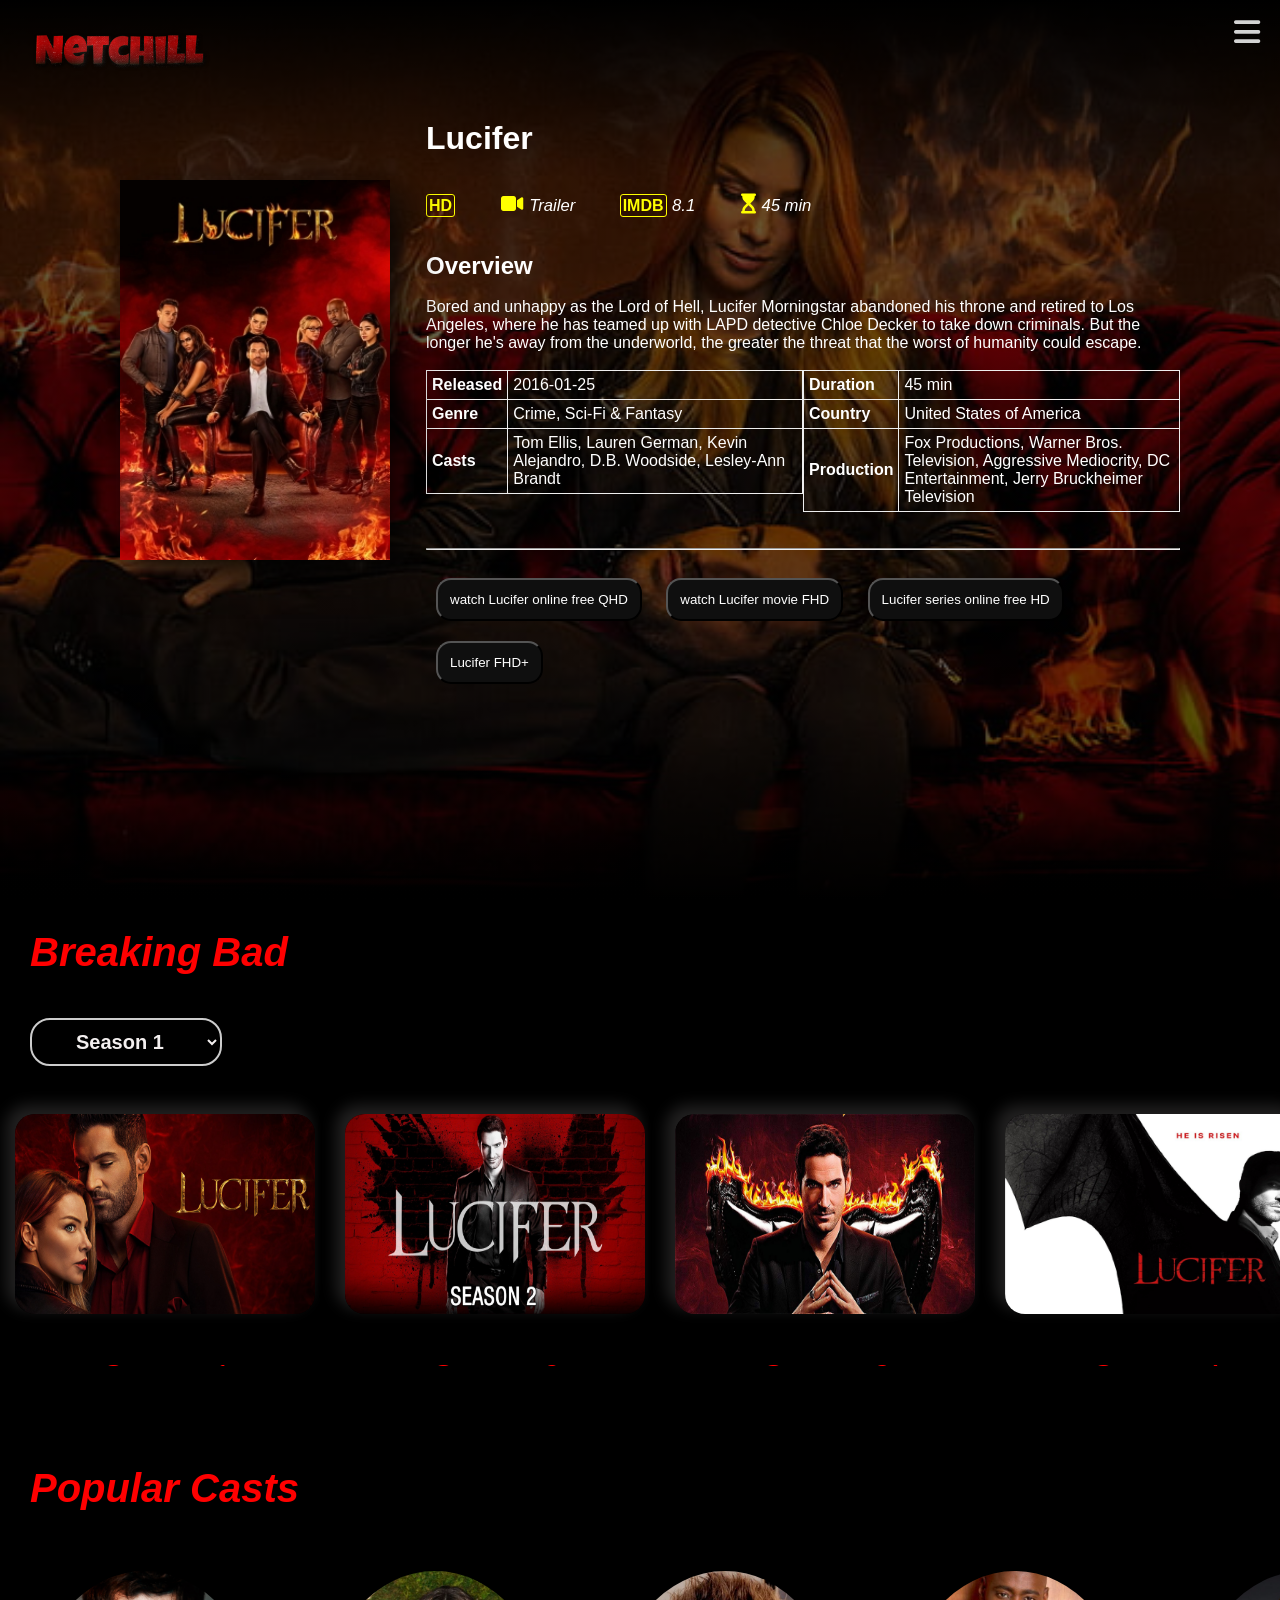
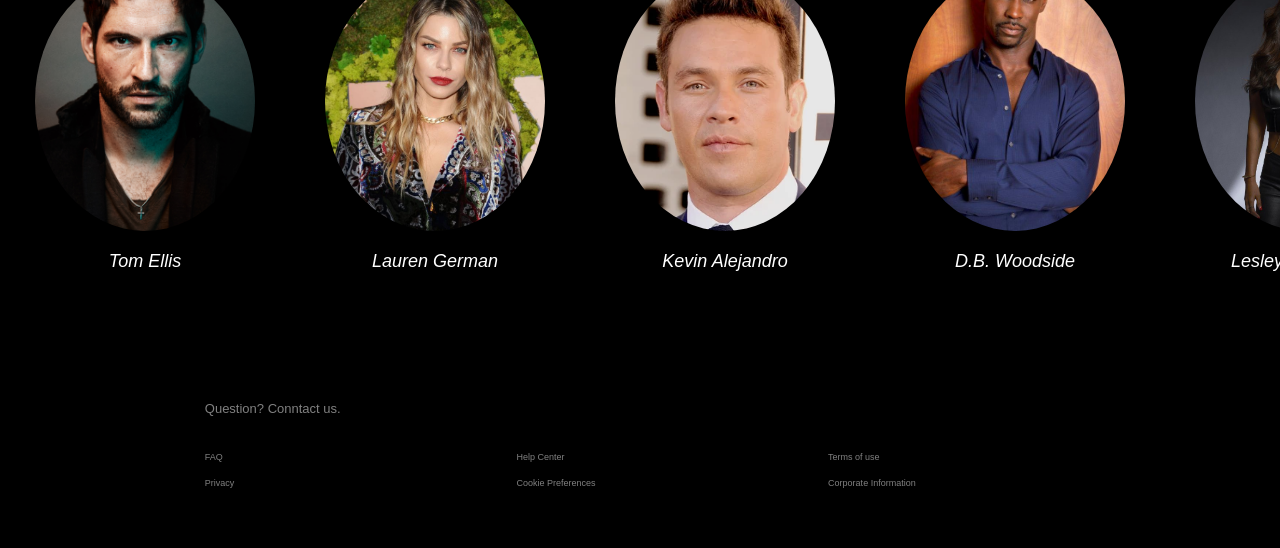
<file: Web_Project_Ali_Ghrabi/Web_Project/Page/Lucifer/Lucifer.html>
<!DOCTYPE html>
<html lang="en">
<head>
    <meta charset="UTF-8">
    <meta http-equiv="X-UA-Compatible" content="IE=edge">
    <meta name="viewport" content="width=device-width, initial-scale=1.0">
    <link rel="icon" type="image/png" href="../Logo/N.png">
    <link rel="stylesheet" href="../../css/aliSeries.css">
    <link rel="stylesheet" href="../../css/webfonts/all.min.css">
    <title>Lucifer &#124; NeTCHILL</title>
    <!-- Embbded Style-->
    <style>
        .more-text {
            display: none;
        }
    
        .more-link {
            cursor: pointer;
            color: blue;
            text-decoration: underline;
        }
    </style>

    <!-- JavaScript/jQuery -->
    <script src="../../Javascript/jsjquery-3.6.0.min.js"></script>
    <script>
        $(document).ready(function() {
            $(".more-link").click(function(event) {
                event.preventDefault();
                $(this).parent().next(".more-text").slideToggle(100);
                $(this).css("display", "none");
            });

            $(".season-item").mouseenter(function () {
                $(".more-link").css("display", "inline");
            })

            $(".season-item").mouseleave(function () {
                $(".more-text").css("display", "none");
            });
            
            $(".caption").click(function () {
                $(this).next(".episodes").fadeToggle(500);
            });
        });
    </script>
</head>
<body>
    <header>
        <img src="../Logo/Webprojectlogo.png" alt="NETCHILL_LOGO" width="200px" height="200px">
    </header>


    <nav>
        <ul>
            <li><button id="btn">X</button></li>
            <li><i class="fa-solid fa-right-to-bracket"></i><a href="../../../../login_MohammadAlMousawi/login.html">Login</a></li>
            <li><i class="fa-solid fa-film"></i><a href="../../../../main_HasanDiab/main.html#series">TV Shows</a></li>            
            <li><i class="fa-solid fa-tv"></i><a href="../../../../main_HasanDiab/main.html#movies">Movies</a></li>
            <li><i class="fa-solid fa-newspaper"></i><a href="../../../../exclusive news_IsraaAlZein/index.html">News</a></li>
            <li><i class="fa-solid fa-face-smile"></i><a href="../../../../new_LoulouHallal/new/index.html">FAQ</a></li>
        </ul>
    </nav>
    
    <main>
        <div class="background-image-Lucifer">
            <div class="overlay-content">
                <div class="left-side">
                    <div class="left-side-image">
                        <img  class="image" src="Background/front.jpg" alt="Breaking_Bad_Front_Image">
                        <div class="overlay-icons left-to-right">
                            <a href="#"><b>9.7</b></a>
                            <center class="under-icon"><em>Rate it</em></center>
                            <a href="#"><i class="fa-solid fa-share"></i></a>
                            <center class="under-icon"><em>Share this</em></center>
                            <a href="#"><i class="fa-solid fa-heart-circle-plus"></i></a>
                            <center class="under-icon"><em>Favorite</em></center>
                        </div>
                    </div>
                </div>

                <div class="right-side">
                    <h1 class="series-title">Lucifer</h1><br><br>
                    <div class="icons-bar">
                        <span class="icon-by-own">HD</span>
                        <a href="#"><i class="fa-solid fa-video"></i></a>
                        <small><em>Trailer</em></small>&nbsp; &nbsp; &nbsp; &nbsp;
                        <span class="icon-by-own">IMDB</span>
                        <small><em>8.1</em></small>
                        <a href="#"><i class="fa-solid fa-hourglass-start"></i></a>
                        <small><em>45 min</em></small>
                    </div><br><br>
                    <h2 class="series-overview">Overview</h2><br>
                    <p>Bored and unhappy as the Lord of Hell, Lucifer Morningstar abandoned his throne and retired to Los Angeles, where he has teamed up with LAPD detective Chloe Decker to take down criminals. But the longer he's away from the underworld, the greater the threat that the worst of humanity could escape.</p><br>
                    <div class="row">
                        <div class="column">
                            <table class="table" border="1">
                                <tr>
                                    <td class="table_content_space"><b>Released </b></td>
                                    <td class="table_content_space">2016-01-25</td>
                                </tr>
                                <tr>
                                    <td class="table_content_space"><b>Genre </b></td>
                                    <td class="table_content_space">Crime, Sci-Fi & Fantasy</td>
                                </tr>
                                <tr>
                                    <td class="table_content_space" style="padding-bottom: 23px; padding-top: 23px;"><b>Casts </b></td>
                                    <td class="table_content_space">Tom Ellis, Lauren German, Kevin Alejandro, D.B. Woodside, Lesley-Ann Brandt</td>
                                </tr>
                            </table>
                        </div>
                        <div class="column">
                            <table  class="table" border="1">
                                <tr>
                                    <td class="table_content_space"><b>Duration </b></td>
                                    <td class="table_content_space">45 min</td>
                                </tr>
                                <tr>
                                    <td class="table_content_space"><b>Country </b></td>
                                    <td class="table_content_space">United States of America</td>
                                </tr>
                                <tr>
                                    <td class="table_content_space"><b>Production </b></td>
                                    <td class="table_content_space">Fox Productions, Warner Bros. Television, Aggressive Mediocrity, DC Entertainment, Jerry Bruckheimer Television</td>
                                </tr>
                            </table>
                        </div>
                    </div>
                    <br><br><hr><br>
                    <input type="button" class="buttons" value="watch Lucifer online free QHD">
                    <input type="button" class="buttons" value="watch Lucifer movie FHD">
                    <input type="button" class="buttons" value="Lucifer series online free HD">
                    <input type="button" class="buttons" value="Lucifer FHD+">
                </div>    
            </div>
        </div>

        <div class="season-container"> 
            <h1 class="season-title">Breaking Bad</h1><br>
            <select id="myDropdown" style="font-weight: bold; font-size: 20px;">
                <option>Season 1</option>
                <option>Season 2</option>
                <option>Season 3</option>
                <option>Season 4</option>
                <option>Season 5</option>
                <option>Season 6</option>
            </select>
            <div class="seasons-wrapper">
                <div class="season-item">
                    <img class="season-item-img" src="Seasons/season1.jpg" alt="Breaking_Bad_Season_1" width="470px" height="100px">
                    <div class="season-item-desc">
                        <p class="season_nb">Season 1</p>
                        <p class="season_desc">Lucifer season 1 follows the story of the devil, who abandons his throne in Hell to live a luxurious life in Los Angeles. Along the way, he meets Detective Chloe Decker and begins to assist her in solving crimes, using his unique powers <a href="#" class="more-link">more</a></p>
                        <p class="season_desc more-text">to uncover the truth. The season explores themes of redemption, identity, and the complex relationships between the characters.</p>
                    </div>
                </div>
                <div class="season-item">
                    <img class="season-item-img" src="Seasons/season2.jpg" alt="Breaking_Bad_Season_2">
                    <div class="season-item-desc">
                        <p class="season_nb">Season 2</p>
                        <p class="season_desc">In season 2 of Lucifer, the main focus is on Lucifer's relationship with his mother, who has escaped from Hell and taken the form of a human. As Lucifer tries to understand his mother's motives and reconcile their complicated history, <a href="#" class="more-link">more</a></p>
                        <p class="season_desc more-text">he also faces challenges from new villains and navigates his growing feelings for Chloe. The season features a mix of standalone episodes and an overarching storyline that builds towards a dramatic finale.</p>
                    </div>
                </div>
                <div class="season-item">
                    <img class="season-item-img" src="Seasons/season3.jpg" alt="Breaking_Bad_Season_4">
                    <div class="season-item-desc">
                        <p class="season_nb">Season 3</p>
                        <p class="season_desc">Lucifer struggles with the return of his wings and the revelation of his true identity, while dealing with the consequences of his actions in the previous season. Meanwhile, Detective Decker investigates a string of murders <a href="#" class="more-link">more</a></p>
                        <p class="season_desc more-text">linked to a mysterious symbol, and a new character named Marcus Pierce is introduced, causing tension between Lucifer and the rest of the team.</p>
                    </div>
                </div>
                <div class="season-item">
                    <img class="season-item-img" src="Seasons/season4.jpg" alt="Breaking_Bad_Season_3">
                    <div class="season-item-desc">
                        <p class="season_nb">Season 4</p>
                        <p class="season_desc">Lucifer returns to hell to prevent a greater evil from escaping, but eventually returns to Earth and struggles to come to terms with his newfound emotions and relationships. Meanwhile, Chloe grapples with the truth about <a href="#" class="more-link">more</a></p>
                        <p class="season_desc more-text">Lucifer's identity and their relationship, and a new villain named Eve arrives on the scene.</p>
                    </div>
                </div>
                <div class="season-item">
                    <img class="season-item-img" src="Seasons/season5.jpg" alt="Breaking_Bad_Season_5">
                    <div class="season-item-desc">
                        <p class="season_nb">Season 5</p>
                        <p class="season_desc">Lucifer's twin brother Michael arrives on Earth, causing chaos and deception, while Lucifer deals with his own internal struggles and feelings for Chloe. The season also explores the backstory of Maze and Amenadiel, and features a musical <a href="#" class="more-link">more</a></p>
                        <p class="season_desc more-text">episode and a time loop episode.</p>
                    </div>
                </div>
                <div class="season-item">
                    <img class="season-item-img" src="Seasons/season6.jpg" alt="Breaking_Bad_Season_5">
                    <div class="season-item-desc">
                        <p class="season_nb">Season 6</p>
                        <p class="season_desc">Lucifer and Chloe face their final challenge as they prepare for their wedding and battle a new villain threatening to destroy their future. The season also delves into the backstory of some of the supporting characters, <a href="#" class="more-link">more</a></p>
                        <p class="season_desc more-text">and explores themes of redemption, forgiveness, and acceptance.</p>
                    </div>
                </div>
            </div>
        </div>



        <h1 class="season-title" style="margin-top: 100px; margin-bottom: -50px;">Popular Casts</h1>
        <div class="popular-casts">
            <div class="actors">
                <div class="actor">
                    <img src="Casts/Tom Ellis as Lucifer Morningstar.jpg" alt="Tom Ellis as Lucifer Morningstar">
                    <span class="caption">Tom Ellis</span>
                    <p class="episodes">as Lucifer Morningstar | 93 Episodes</p>
                </div>
                <div class="actor">
                    <img src="Casts/Lauren German as Detective Chloe Decker.jpg" alt="Lauren German as Detective Chloe Deck93">
                    <span class="caption">Lauren German</span>
                    <p class="episodes">as Detective Chloe Decker | 93 Episodes</p>
                </div>
                <div class="actor">
                    <img src="Casts/Kevin Alejandro as Detective Dan Espinoza.webp" alt="Kevin Alejandro as Detective Dan Espinoza">
                    <span class="caption">Kevin Alejandro</span>
                    <p class="episodes">as Detective Dan Espinoza | 93 Episodes</p>
                </div>
                <div class="actor">
                    <img src="Casts/D.B. Woodside as Amenadiel.jpg" alt="D.B. Woodside as Amenadiel">
                    <span class="caption">D.B. Woodside</span>
                    <p class="episodes">as Amenadiel | 93 Episodes</p>
                </div>
                <div class="actor">
                    <img src="Casts/Lesley-Ann Brandt as Mazikeen.jpg" alt="Lesley-Ann Brandt as Mazikeen">
                    <span class="caption">Lesley-Ann Brandt</span>
                    <p class="episodes">as Mazikeen | 93 Episodes</p>
                </div>
                <div class="actor">
                    <img src="Casts/Rachael Harris as Dr. Linda Martin.jpg" alt="Rachael Harris as Dr. Linda Martin">
                    <span class="caption">Rachael Harris</span>
                    <p class="episodes">as Dr. Linda Martin | 80 Episodes</p>
                </div>
                <div class="actor">
                    <img src="Casts/Aimee Garcia as Ella Lopez.webp" alt="Aimee Garcia as Ella Lopez">
                    <span class="caption">Aimee Garcia</span>
                    <p class="episodes">as Ella Lopez | 70 Episodes</p>
                </div>
                <div class="actor">
                    <img src="Casts/Scarlett Estevez as Trixie Espinoza.jpg" alt="Scarlett Estevez as Trixie Espinoza">
                    <span class="caption">Scarlett Estevez</span>
                    <p class="episodes">as Trixie Espinoza | 49 Episodes</p>
                </div>
            </div>
        </div>

    </main> 

    <footer>
            <div class="footer">
                <a href="#">Question? Conntact us.</a>
            </div>
            <ul class="footer-list">
                <li><a href="../../../../new_LoulouHallal/new/index.html">FAQ</a></li>
                <li><a href="#">Help Center</a></li>
                <li><a href="#">Terms of use</a></li>
                <li><a href="#">Privacy</a></li>
                <li><a href="#">Cookie Preferences</a></li>
                <li><a href="#">Corporate Information</a></li>
            </ul>
    </footer>
    <script src="../../Javascript/aliSeries.js"></script>
    
</body>
</html>
</file>
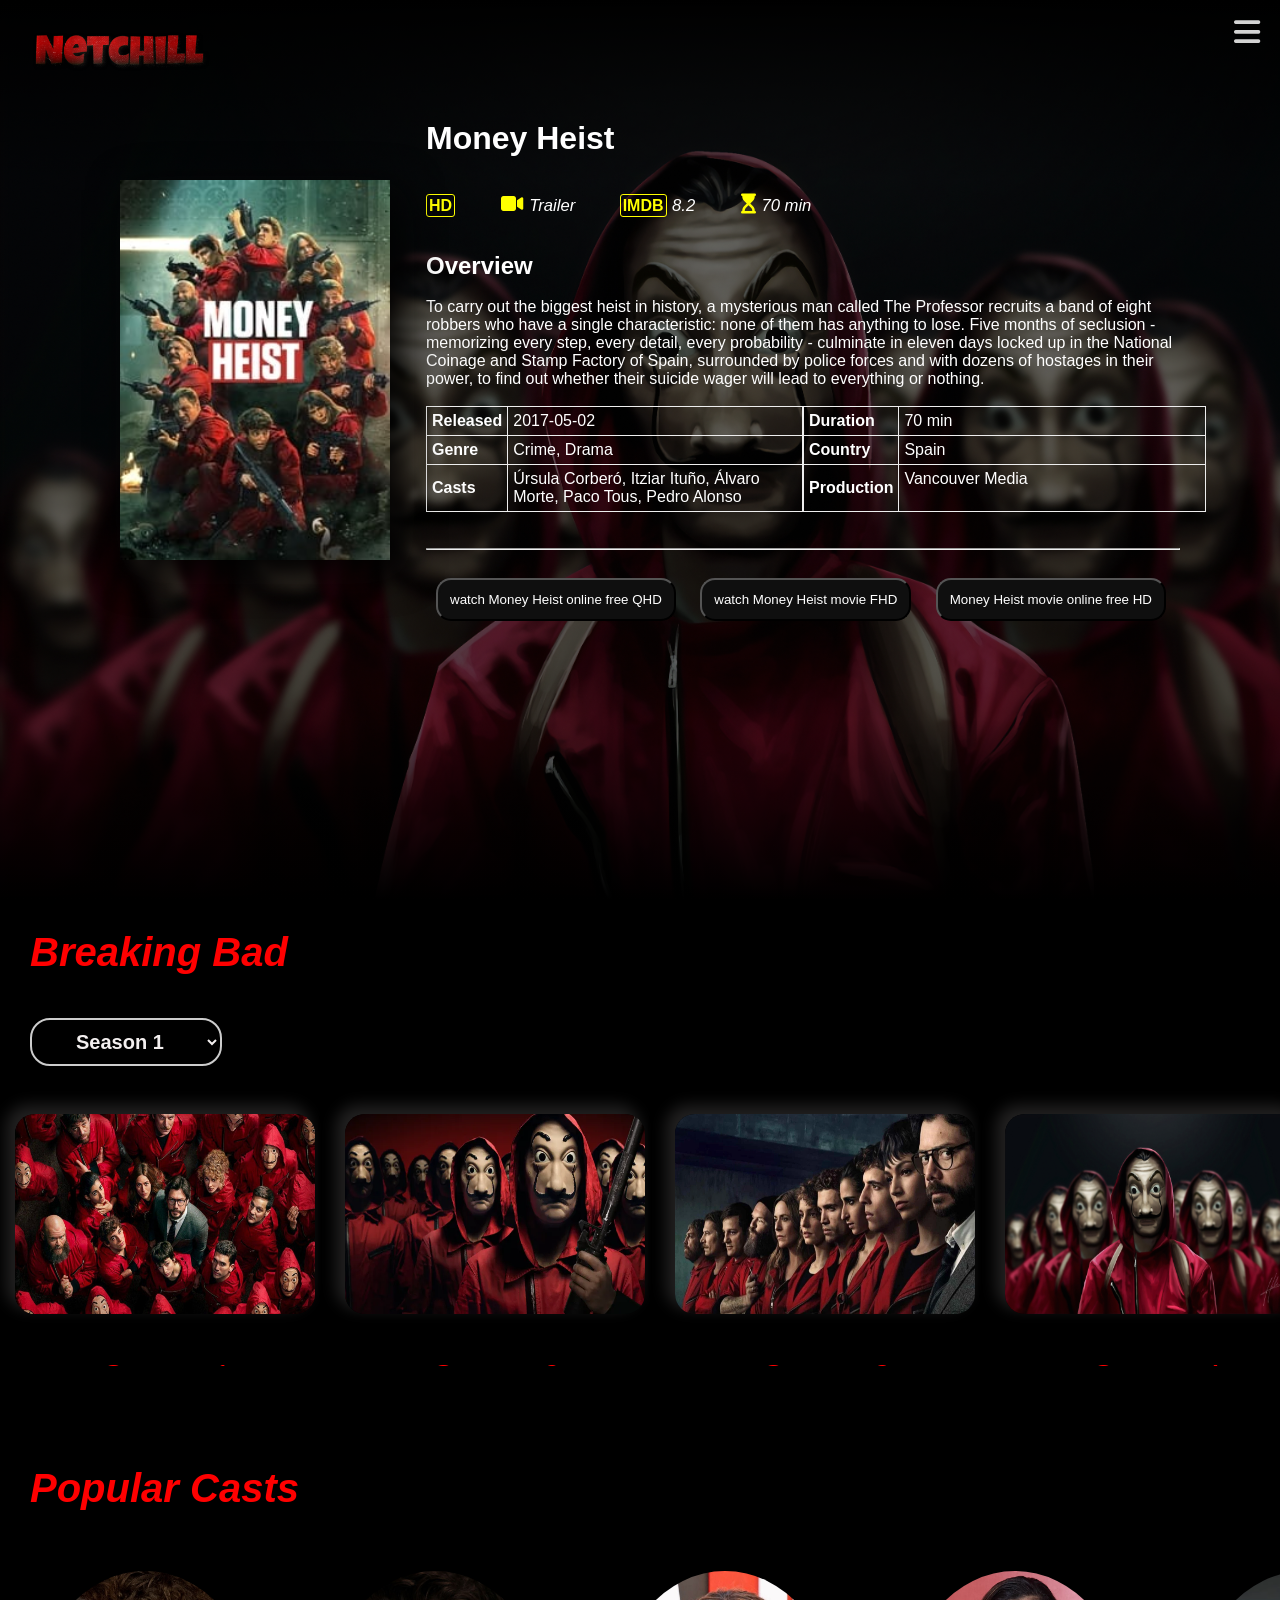
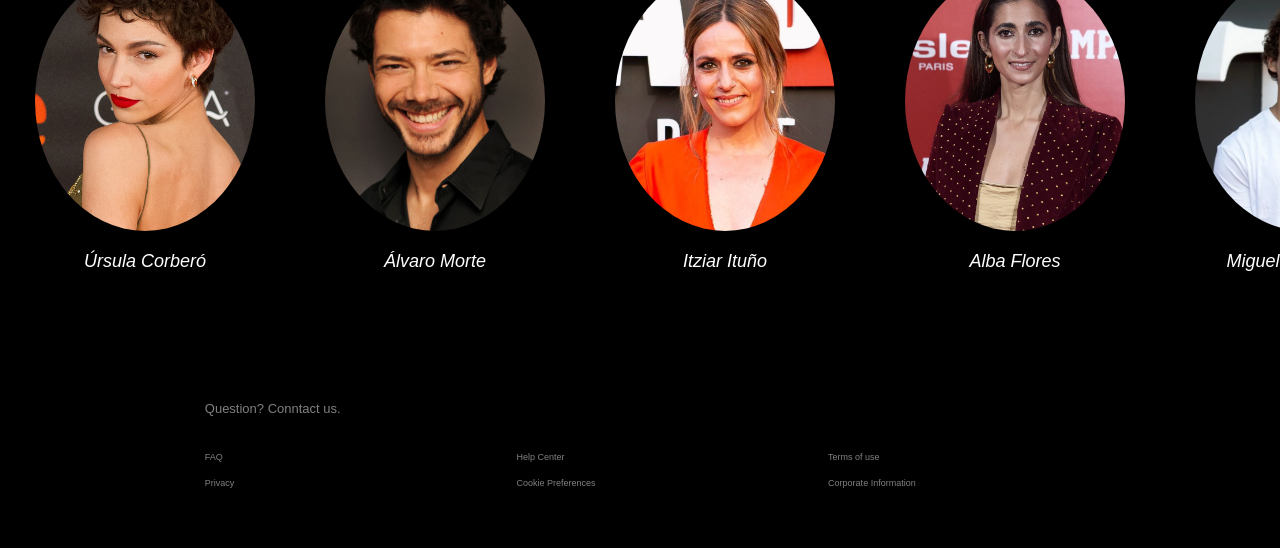
<file: Web_Project_Ali_Ghrabi/Web_Project/Page/MoneyHeist/MoneyHeist.html>
<!DOCTYPE html>
<html lang="en">
<head>
    <meta charset="UTF-8">
    <meta http-equiv="X-UA-Compatible" content="IE=edge">
    <meta name="viewport" content="width=device-width, initial-scale=1.0">
    <link rel="icon" type="image/png" href="../Logo/N.png">
    <link rel="stylesheet" href="../../css/aliSeries.css">
    <link rel="stylesheet" href="../../css/webfonts/all.min.css">
    <title>Money Heist &#124; NeTCHILL</title>
    <!-- Embbded Style-->
    <style>
        .more-text {
            display: none;
        }
    
        .more-link {
            cursor: pointer;
            color: blue;
            text-decoration: underline;
        }
    </style>

    <!-- JavaScript/jQuery -->
    <script src="../../Javascript/jsjquery-3.6.0.min.js"></script>
    <script>
        $(document).ready(function() {
            $(".more-link").click(function(event) {
                event.preventDefault();
                $(this).parent().next(".more-text").slideToggle(100);
                $(this).css("display", "none");
            });

            $(".season-item").mouseenter(function () {
                $(".more-link").css("display", "inline");
            })

            $(".season-item").mouseleave(function () {
                $(".more-text").css("display", "none");
            });
            
            $(".caption").click(function () {
                $(this).next(".episodes").fadeToggle(500);
            });
        });
    </script>
</head>
<body>
    <header>
        <img src="../Logo/Webprojectlogo.png" alt="NETCHILL_LOGO" width="200px" height="200px">
    </header>


    <nav>
        <ul>
            <li><button id="btn">X</button></li>
            <li><i class="fa-solid fa-right-to-bracket"></i><a href="../../../../login_MohammadAlMousawi/login.html">Login</a></li>
            <li><i class="fa-solid fa-film"></i><a href="../../../../main_HasanDiab/main.html#series">TV Shows</a></li>            
            <li><i class="fa-solid fa-tv"></i><a href="../../../../main_HasanDiab/main.html#movies">Movies</a></li>
            <li><i class="fa-solid fa-newspaper"></i><a href="../../../../exclusive news_IsraaAlZein/index.html">News</a></li>
            <li><i class="fa-solid fa-face-smile"></i><a href="../../../../new_LoulouHallal/new/index.html">FAQ</a></li>
        </ul>
    </nav>


    <main>
        <div class="background-image-money-heist">
            <div class="overlay-content">
                <div class="left-side">
                    <div class="left-side-image">
                        <img class="image" src="background/front.jpg" alt="Breaking_Bad_Front_Image">
                        <div class="overlay-icons left-to-right">
                            <a href="#"><b>9.2</b></a>
                            <center class="under-icon"><em>Rate it</em></center>
                            <a href="#"><i class="fa-solid fa-share"></i></a>
                            <center class="under-icon"><em>Share this</em></center>
                            <a href="#"><i class="fa-solid fa-heart-circle-plus"></i></a>
                            <center class="under-icon"><em>Favorite</em></center>
                        </div>
                    </div>
                </div>

                <div class="right-side">
                    <h1 class="series-title">Money Heist</h1><br><br>
                    <div class="icons-bar">
                        <span class="icon-by-own">HD</span>
                        <a href="#"><i class="fa-solid fa-video"></i></a>
                        <small><em>Trailer</em></small>&nbsp; &nbsp; &nbsp; &nbsp;
                        <span class="icon-by-own">IMDB</span>
                        <small><em>8.2</em></small>
                        <a href="#"><i class="fa-solid fa-hourglass-start"></i></a>
                        <small><em>70 min</em></small>
                    </div><br><br>
                    <h2 class="series-overview">Overview</h2><br>
                    <p>To carry out the biggest heist in history, a mysterious man called The Professor recruits a band of eight robbers who have a single characteristic: none of them has anything to lose. Five months of seclusion - memorizing every step, every detail, every probability - culminate in eleven days locked up in the National Coinage and Stamp Factory of Spain, surrounded by police forces and with dozens of hostages in their power, to find out whether their suicide wager will lead to everything or nothing.</p><br>
                    <div class="row">
                        <div class="column">
                            <table class="table" border="1">
                                <tr>
                                    <td class="table_content_space"><b>Released </b></td>
                                    <td class="table_content_space">2017-05-02</td>
                                </tr>
                                <tr>
                                    <td class="table_content_space"><b>Genre </b></td>
                                    <td class="table_content_space"> Crime, Drama</td>
                                </tr>
                                <tr>
                                    <td class="table_content_space"><b>Casts </b></td>
                                    <td class="table_content_space">Úrsula Corberó, Itziar Ituño, Álvaro Morte, Paco Tous, Pedro Alonso</td>
                                </tr>
                            </table>
                        </div>
                        <div class="column">
                            <table  class="table" border="1">
                                <tr>
                                    <td class="table_content_space"><b>Duration </b></td>
                                    <td class="table_content_space">70 min</td>
                                </tr>
                                <tr>
                                    <td class="table_content_space"><b>Country </b></td>
                                    <td class="table_content_space" style="padding-right: 260px;"> Spain</td>
                                </tr>
                                <tr>
                                    <td class="table_content_space"><b>Production </b></td>
                                    <td class="table_content_space">Vancouver Media<br>&nbsp;</td>
                                </tr>
                            </table>
                        </div>
                    </div>
                    <br><br><hr><br>
                    <input type="button" class="buttons" value="watch Money Heist online free QHD">
                    <input type="button" class="buttons" value="watch Money Heist movie FHD">
                    <input type="button" class="buttons" value="Money Heist movie online free HD">
                </div>    
            </div>
        </div>

        <div class="season-container"> 
            <h1 class="season-title">Breaking Bad</h1><br>
            <select id="myDropdown" style="font-weight: bold; font-size: 20px;">
                <option>Season 1</option>
                <option>Season 2</option>
                <option>Season 3</option>
                <option>Season 4</option>
                <option>Season 5</option>
            </select>
            <div class="seasons-wrapper">
                <div class="season-item">
                    <img class="season-item-img" src="Seasons/season1.jpg" alt="Breaking_Bad_Season_1" width="470px" height="100px">
                    <div class="season-item-desc">
                        <p class="season_nb">Season 1</p>
                        <p class="season_desc">"Money Heist" season 1 is a Spanish heist crime drama series that centers around a group of robbers who plan and execute a daring heist on the Royal Mint of Spain, while also trying to outsmart the police and negotiate with hostages to achieve their goals. <a href="#" class="more-link">more</a></p>
                        <p class="season_desc more-text">the group must navigate internal conflicts and outside threats to succeed.</p>
                    </div>
                </div>
                <div class="season-item">
                    <img class="season-item-img" src="Seasons/season2.webp" alt="Breaking_Bad_Season_2">
                    <div class="season-item-desc">
                        <p class="season_nb">Season 2</p>
                        <p class="season_desc">In "Money Heist" season 2, the group of robbers led by the mastermind known as "The Professor" are forced to reunite for a new heist after one of their own is captured by the police. As they execute their plan to steal gold from the Bank of Spain, <a href="#" class="more-link">more</a></p>
                        <p class="season_desc more-text">adds new layers of danger and intrigue to the story.</p>
                    </div>
                </div>
                <div class="season-item">
                    <img class="season-item-img" src="Seasons/season3.webp" alt="Breaking_Bad_Season_3">
                    <div class="season-item-desc">
                        <p class="season_nb">Season 3</p>
                        <p class="season_desc">In "Money Heist" season 3, two years after the heist at the Royal Mint, the group reunites for another heist to rescue one of their own from police custody. As they plan and execute the heist on the Bank of Spain, they must deal with new challenges and enemies, <a href="#" class="more-link">more</a></p>
                        <p class="season_desc more-text">all while trying to avoid getting caught by the authorities.</p>
                    </div>
                </div>
                <div class="season-item">
                    <img class="season-item-img" src="Seasons/season4.jpg" alt="Breaking_Bad_Season_4">
                    <div class="season-item-desc">
                        <p class="season_nb">Season 4</p>
                        <p class="season_desc">In "Money Heist" season 4, the group of robbers face their toughest challenge yet as they try to survive a brutal assault on the Bank of Spain by the military. With new members joining the team and old enemies resurfacing, they must work <a href="#" class="more-link">more</a></p>
                        <p class="season_desc more-text">together to outsmart the authorities and come out victorious.</p>
                    </div>
                </div>
                <div class="season-item">
                    <img class="season-item-img" src="Seasons/season5.jpg" alt="Breaking_Bad_Season_5">
                    <div class="season-item-desc">
                        <p class="season_nb">Season 5</p>
                        <p class="season_desc">In "Money Heist" season 5, the gang is back for the final heist as they attempt to rescue one of their own and take down their enemies once and for all. With the Professor captured and facing a dire situation, the group must use all their skills and resources to execute<a href="#" class="more-link">more</a></p>
                        <p class="season_desc more-text">their plan and achieve their goals.</p>
                    </div>
                </div>
            </div>
        </div>



        <h1 class="season-title" style="margin-top: 100px; margin-bottom: -50px;">Popular Casts</h1>
        <div class="popular-casts">
            <div class="actors">
                <div class="actor">
                    <img src="Casts/Ursula Corbero (Tokyo).jpg">
                    <span class="caption">Úrsula Corberó </span>
                    <p class="episodes">(Tokyo) &#124; 38 Episodes</p>
                </div>
                <div class="actor">
                    <img src="Casts/Alvaro Morte (The Professor).jpg">
                    <span class="caption">Álvaro Morte </span>
                    <p class="episodes">(The Professor) &#124; 38 Episodes</p>
                </div>
                <div class="actor">
                    <img src="Casts/Itziar Ituno (Lisbon).jpg">
                    <span class="caption">Itziar Ituño </span>
                    <p class="episodes">(Lisbon) &#124; 26 Episodes</p>
                </div>
                <div class="actor">
                    <img src="Casts/Alba Flores (Nairobi).jpg">
                    <span class="caption">Alba Flores </span>
                    <p class="episodes">(Nairobi) &#124; 23 Episodes</p>
                </div>
                <div class="actor">
                    <img src="Casts/Miguel Herrán (Rio).webp">
                    <span class="caption">Miguel Herrán (Rio)</span>
                    <p class="episodes">(Rio) &#124; 22 Episodes</p>
                </div>
                <div class="actor">
                    <img src="Casts/Jaime Lorente (Denver).jpg">
                    <span class="caption">Jaime Lorente </span>
                    <p class="episodes">(Denver) &#124; 22 Episodes</p>
                </div>
                <div class="actor">
                    <img src="Casts/Esther Acebo (Stockholm).jpg">
                    <span class="caption">Esther Acebo </span>
                    <p class="episodes">(Stockholm) &#124; 21 Episodes</p>
                </div>
                <div class="actor">
                    <img src="Casts/Darko Peric (Helsinki).jpg">
                    <span class="caption">Darko Perić </span>
                    <p class="episodes">(Helsinki) &#124; 20 Episodes</p>
                </div>
                <div class="actor">
                    <img src="Casts/Rodrigo de la Serna (Palermo).jpg">
                    <span class="caption">Rodrigo de la Serna </span>
                    <p class="episodes">(Palermo) &#124; 20 Episodes</p>
                </div>
                <div class="actor">
                    <img src="Casts/Najwa Nimri (Inspector Sierra).jpg">
                    <span class="caption">Najwa Nimri </span>
                    <p class="episodes">(Inspector Sierra) &#124; 16 Episodes</p>
                </div>
                <div class="actor">
                    <img src="Casts/Hovik Keuchkerian (Bogota).webp">
                    <span class="caption">Hovik Keuchkerian </span>
                    <p class="episodes">(Bogotá) &#124; 10 Episodes</p>
                </div>
                <div class="actor">
                    <img src="Casts/Luka Peros (Marseille).jpg">
                    <span class="caption">Luka Peros </span>
                    <p class="episodes">(Marseille) &#124; 8 Episodes</p>
                </div>
                <div class="actor">
                    <img src="Casts/Enrique Arce (Arturo) .jpg">
                    <span class="caption">Enrique Arce </span>
                    <p class="episodes">(Arturo)  &#124; 16 Episodes</p>
                </div>
            </div>
        </div>

    </main> 

    <footer>
            <div class="footer">
                <a href="">Question? Conntact us.</a>
            </div>
            <ul class="footer-list">
                <li><a href="../../../../new_LoulouHallal/new/index.html">FAQ</a></li>
                <li><a href="">Help Center</a></li>
                <li><a href="">Terms of use</a></li>
                <li><a href="">Privacy</a></li>
                <li><a href="">Cookie Preferences</a></li>
                <li><a href="">Corporate Information</a></li>
            </ul>
    </footer>
    <script src="../../Javascript/aliSeries.js"></script>
    
</body>
</html>
</file>
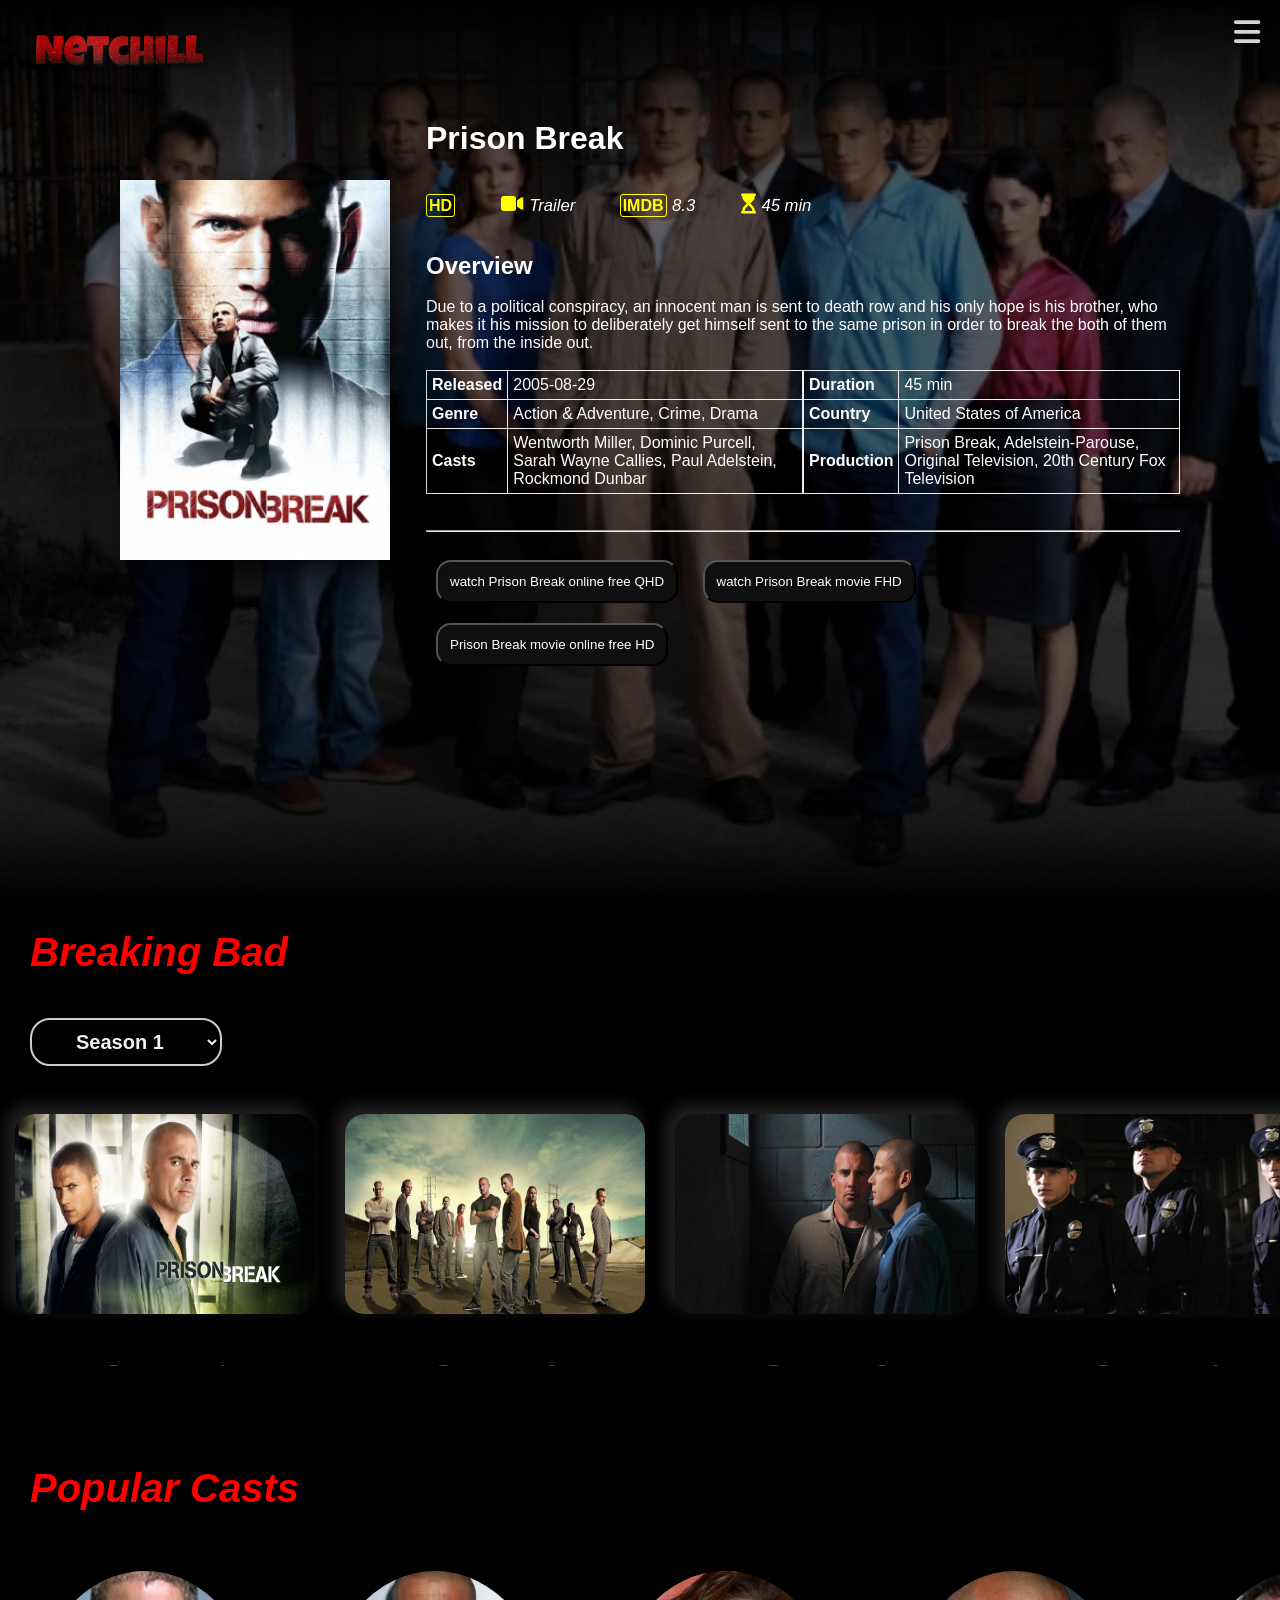
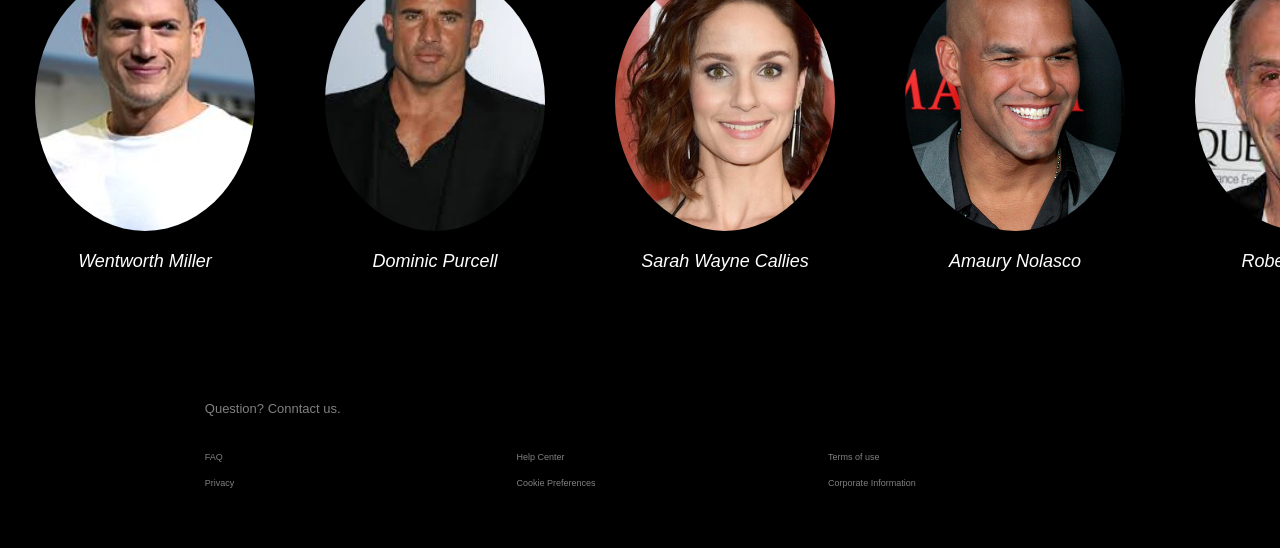
<file: Web_Project_Ali_Ghrabi/Web_Project/Page/PrisonBreak/PrisonBreak.html>
<!DOCTYPE html>
<html lang="en">
<head>
    <meta charset="UTF-8">
    <meta http-equiv="X-UA-Compatible" content="IE=edge">
    <meta name="viewport" content="width=device-width, initial-scale=1.0">
    <link rel="icon" type="image/png" href="../Logo/N.png">
    <link rel="stylesheet" href="../../css/aliSeries.css">
    <link rel="stylesheet" href="../../css/webfonts/all.min.css">
    <title>Prison Break &#124; NeTCHILL</title>
    <!-- Embbded Style-->
    <style>
        .more-text {
            display: none;
        }
    
        .more-link {
            cursor: pointer;
            color: blue;
            text-decoration: underline;
        }
    </style>

    <!-- JavaScript/jQuery -->
    <script src="../../Javascript/jsjquery-3.6.0.min.js"></script>
    <script>
        $(document).ready(function() {
            $(".more-link").click(function(event) {
                event.preventDefault();
                $(this).parent().next(".more-text").slideToggle(100);
                $(this).css("display", "none");
            });

            $(".season-item").mouseenter(function () {
                $(".more-link").css("display", "inline");
            })

            $(".season-item").mouseleave(function () {
                $(".more-text").css("display", "none");
            });
            
            $(".caption").click(function () {
                $(this).next(".episodes").fadeToggle(500);
            });
        });
    </script>
</head>
<body>
    <header>
        <img src="../Logo/Webprojectlogo.png" alt="NETCHILL_LOGO" width="200px" height="200px">
    </header>


    <nav>
        <ul>
            <li><button id="btn">X</button></li>
            <li><i class="fa-solid fa-right-to-bracket"></i><a href="../../../../login_MohammadAlMousawi/login.html">Login</a></li>
            <li><i class="fa-solid fa-film"></i><a href="../../../../main_HasanDiab/main.html#series">TV Shows</a></li>            
            <li><i class="fa-solid fa-tv"></i><a href="../../../../main_HasanDiab/main.html#movies">Movies</a></li>
            <li><i class="fa-solid fa-newspaper"></i><a href="../../../../exclusive news_IsraaAlZein/index.html">News</a></li>
            <li><i class="fa-solid fa-face-smile"></i><a href="../../../../new_LoulouHallal/new/index.html">FAQ</a></li>
        </ul>
    </nav>


    <main>
        <div class="background-image-prison-break">
            <div class="overlay-content">
                <!-- Left side -->
                <div class="left-side">
                    <div class="left-side-image">
                        <img  class="image" src="background/front2.jpg" alt="Breaking_Bad_Front_Image">
                        <div class="overlay-icons left-to-right">
                            <a href="#"><b>9.8</b></a>
                            <center class="under-icon"><em>Rate it</em></center>
                            <a href="#"><i class="fa-solid fa-share"></i></a>
                            <center class="under-icon"><em>Share this</em></center>
                            <a href="#"><i class="fa-solid fa-heart-circle-plus"></i></a>
                            <center class="under-icon"><em>Favorite</em></center>
                        </div>
                    </div>
                </div>
                <!-- Right side -->
                <div class="right-side">
                    <h1 class="series-title">Prison Break</h1><br><br>
                    <div class="icons-bar">
                        <span class="icon-by-own">HD</span>
                        <a href="#"><i class="fa-solid fa-video"></i></a>
                        <small><em>Trailer</em></small>&nbsp; &nbsp; &nbsp; &nbsp;
                        <span class="icon-by-own">IMDB</span>
                        <small><em>8.3</em></small>
                        <a href="#"><i class="fa-solid fa-hourglass-start"></i></a>
                        <small><em>45 min</em></small>
                    </div><br><br>
                    <h2 class="series-overview">Overview</h2><br>
                    <p>Due to a political conspiracy, an innocent man is sent to death row and his only hope is his brother, who makes it his mission to deliberately get himself sent to the same prison in order to break the both of them out, from the inside out.</p><br>
                    <div class="row">
                        <div class="column">
                            <table class="table" border="1">
                                <tr>
                                    <td class="table_content_space"><b>Released </b></td>
                                    <td class="table_content_space"> 2005-08-29</td>
                                </tr>
                                <tr>
                                    <td class="table_content_space"><b>Genre </b></td>
                                    <td class="table_content_space">Action & Adventure, Crime, Drama</td>
                                </tr>
                                <tr>
                                    <td class="table_content_space"><b>Casts </b></td>
                                    <td class="table_content_space">Wentworth Miller, Dominic Purcell, Sarah Wayne Callies, Paul Adelstein, Rockmond Dunbar</td>
                                </tr>
                            </table>
                        </div>
                        <div class="column">
                            <table  class="table" border="1">
                                <tr>
                                    <td class="table_content_space"><b>Duration </b></td>
                                    <td class="table_content_space">45 min</td>
                                </tr>
                                <tr>
                                    <td class="table_content_space"><b>Country </b></td>
                                    <td class="table_content_space">United States of America</td>
                                </tr>
                                <tr>
                                    <td class="table_content_space" style="padding-top: 23px; padding-bottom: 23px;"><b>Production </b></td>
                                    <td class="table_content_space">Prison Break, Adelstein-Parouse, Original Television, 20th Century Fox Television</td>
                                </tr>
                            </table>
                        </div>
                    </div>
                    <br><br><hr><br>
                    <input type="button" class="buttons" value="watch Prison Break online free QHD">
                    <input type="button" class="buttons" value="watch Prison Break movie FHD">
                    <input type="button" class="buttons" value="Prison Break movie online free HD">
                </div>    
            </div>
        </div>

        <div class="season-container"> 
            <h1 class="season-title">Breaking Bad</h1><br>
            <select id="myDropdown" style="font-weight: bold; font-size: 20px;">
                <option>Season 1</option>
                <option>Season 2</option>
                <option>Season 3</option>
                <option>Season 4</option>
                <option>Season 5</option>
            </select>
            <div class="seasons-wrapper">
                <div class="season-item">
                    <img class="season-item-img" src="Seasons/season1.jpg" alt="Breaking_Bad_Season_1" width="470px" height="100px">
                    <div class="season-item-desc">
                        <p class="season_nb">Season 1</p>
                        <p class="season_desc">Prison Break Season 1 features Michael Scofield, who concocts an elaborate scheme to help his brother Lincoln Burrows escape from death row, while uncovering a conspiracy involving government to uncover the truth <a href="#" class="more-link">more</a></p>
                        <p class="season_desc more-text">behind a sinister organization known as The Company.</p>
                    </div>
                </div>
                <div class="season-item">
                    <img class="season-item-img" src="Seasons/season2.jpg" alt="Breaking_Bad_Season_2">
                    <div class="season-item-desc">
                        <p class="season_nb">Season 2</p>
                        <p class="season_desc">Prison Break Season 3 sees Michael and his crew head to Panama to pull off another prison break, this time from the infamous and supposedly inescapable Sona prison. They must contend with ruthless inmates, corrupt officials, <a href="#" class="more-link">more</a></p>
                        <p class="season_desc more-text">and a mysterious new ally in their quest for freedom.</p>
                    </div>
                </div>
                <div class="season-item">
                    <img class="season-item-img" src="Seasons/season3.jpg" alt="Breaking_Bad_Season_3">
                    <div class="season-item-desc">
                        <p class="season_nb">Season 3</p>
                        <p class="season_desc">In season 3 of "Breaking Bad," the tensions between Walter and Jesse reach a breaking point, as their drug empire becomes more successful but also more precarious. The arrival of a ruthless drug lord named Gugs Fring <a href="#" class="more-link">more</a></p>
                        <p class="season_desc more-text">adds new layers of danger and intrigue to the story.</p>
                    </div>
                </div>
                <div class="season-item">
                    <img class="season-item-img" src="Seasons/season4.jpg" alt="Breaking_Bad_Season_4">
                    <div class="season-item-desc">
                        <p class="season_nb">Season 4</p>
                        <p class="season_desc">Prison Break Season 4 follows Michael and his team as they attempt to take down The Company once and for all, while also dealing with personal challenges and betrayals. The season features high-stakes action, <a href="#" class="more-link">more</a></p>
                        <p class="season_desc more-text">unexpected twists, and a thrilling conclusion to the series.</p>
                    </div>
                </div>
                <div class="season-item">
                    <img class="season-item-img" src="Seasons/season5.jpg" alt="Breaking_Bad_Season_5">
                    <div class="season-item-desc">
                        <p class="season_nb">Season 5</p>
                        <p class="season_desc">Prison Break Season 5, also known as "Prison Break: Resurrection," brings the series back after a seven-year hiatus. Michael is revealed to be alive and imprisoned in Yemen, prompting Lincoln and his old crew <a href="#" class="more-link">more</a></p>
                        <p class="season_desc more-text">to launch a dangerous mission to rescue him. The season features a race against time to uncover a new conspiracy and reunite the brothers.</p>
                    </div>
                </div>
            </div>
        </div>



        <h1 class="season-title" style="margin-top: 100px; margin-bottom: -50px;">Popular Casts</h1>
        <div class="popular-casts">
            <div class="actors">
                <div class="actor">
                    <img src="Casts/Wentworth Miller (Michael Scofield).jpg" alt="Bryan">
                    <span class="caption">Wentworth Miller </span>
                    <p class="episodes">(Michael Scofield) &#124; 90 Episodes</p>
                </div>
                <div class="actor">
                    <img src="Casts/Dominic Purcell (Lincoln Burrows).jpg">
                    <span class="caption">Dominic Purcell </span>
                    <p class="episodes">(Lincoln Burrows) &#124; 90 Episodes</p>
                </div>
                <div class="actor">
                    <img src="Casts/Sarah Wayne Callies (Sara Tancredi).jpg">
                    <span class="caption">Sarah Wayne Callies </span>
                    <p class="episodes">(Sara Tancredi) &#124; 65 Episodes</p>
                </div>
                <div class="actor">
                    <img src="Casts/Amaury Nolasco (Fernando Sucre).jpg">
                    <span class="caption">Amaury Nolasco </span>
                    <p class="episodes">(Fernando Sucre) &#124; 66 Episodes</p>
                </div>
                <div class="actor">
                    <img src="Casts/Robert Knepper (Theodore Bagwell).jpg">
                    <span class="caption">Robert Knepper </span>
                    <p class="episodes">(Theodore "T-Bag" Bagwell) &#124; 81 Episodes</p>
                </div>
                <div class="actor">
                    <img src="Casts/Rockmond Dunbar.jpg">
                    <span class="caption">Rockmond Dunbar </span>
                    <p class="episodes">(Benjamin Miles Franklin) &#124; 57 Episodes</p>
                </div>
                <div class="actor">
                    <img src="Casts/Wade Williams (Captain Brad Bellick).jpg">
                    <span class="caption">Wade Williams </span>
                    <p class="episodes">(Captain Brad Bellick) &#124; 54 Episodes</p>
                </div>
                <div class="actor">
                    <img src="Casts/Paul Adelstein (Paul Kellerman).jpg">
                    <span class="caption">Paul Adelstein </span>
                    <p class="episodes">(Paul Kellerman) &#124; 40 Episodes</p>
                </div>
                <div class="actor">
                    <img src="Casts/William Fichtner (Alexander Mahone).jpg">
                    <span class="caption">William Fichtner </span>
                    <p class="episodes">(Alexander Mahone) &#124; 43 Episodes</p>
                </div>
                <div class="actor">
                    <img src="Casts/Danay Garcia (Sofia Lugo).jpg">
                    <span class="caption">Danay Garcia </span>
                    <p class="episodes">(Sofia Lugo) &#124; 15 Episodes</p>
                </div>
            </div>
        </div>

    </main> 

    <footer>
            <div class="footer">
                <a href="#">Question? Conntact us.</a>
            </div>
            <ul class="footer-list">
                <li><a href="../../../../new_LoulouHallal/new/index.html">FAQ</a></li>
                <li><a href="#">Help Center</a></li>
                <li><a href="#">Terms of use</a></li>
                <li><a href="#">Privacy</a></li>
                <li><a href="#">Cookie Preferences</a></li>
                <li><a href="#">Corporate Information</a></li>
            </ul>
    </footer>
    <script src="../../Javascript/aliSeries.js"></script>
    
</body>
</html>
</file>
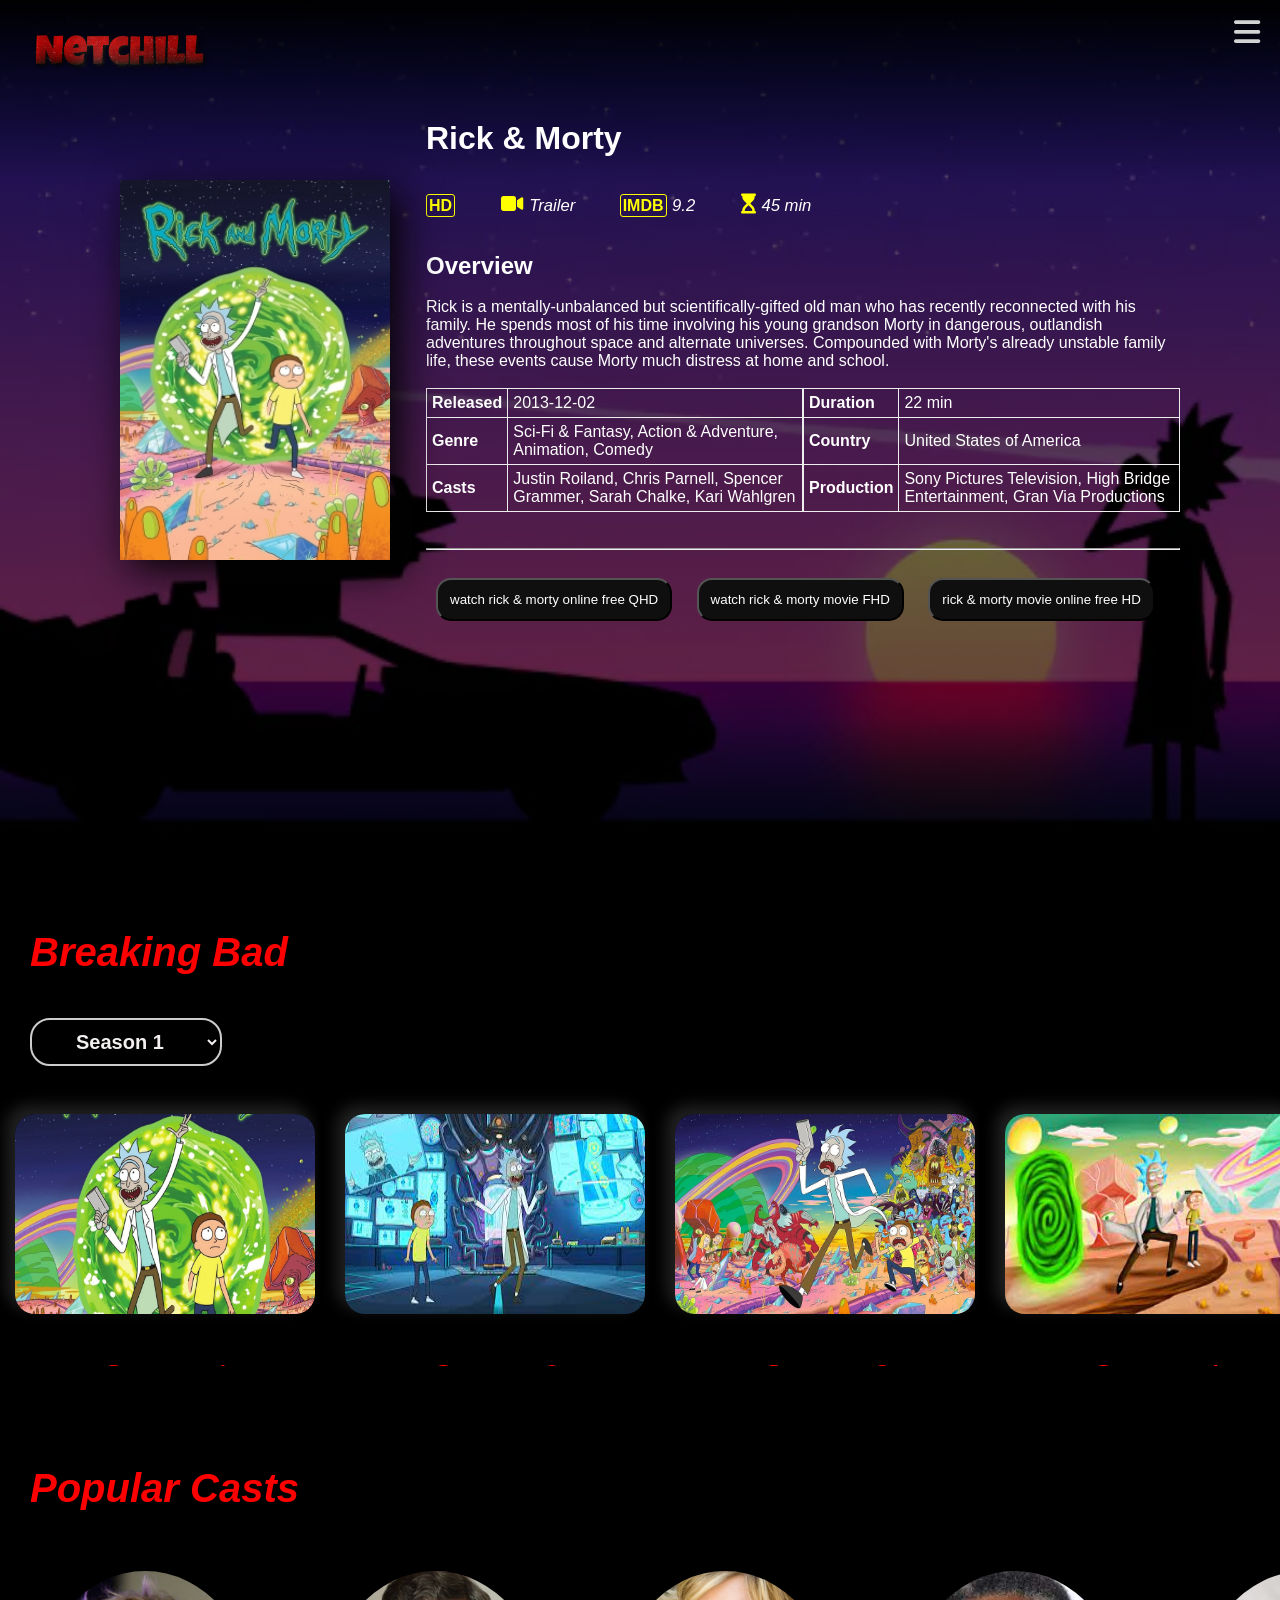
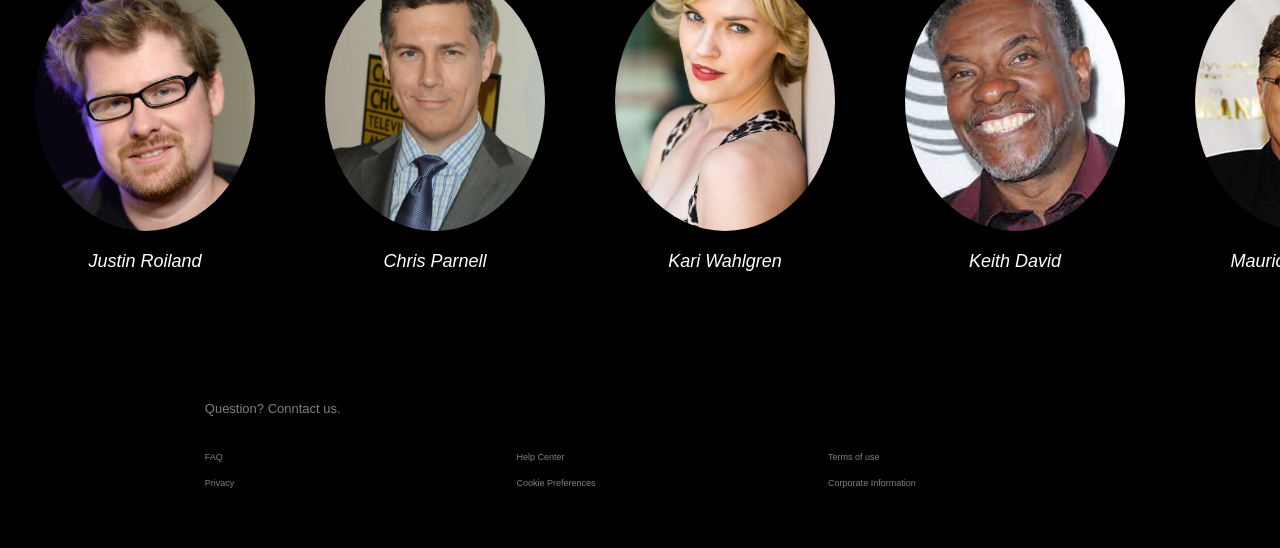
<file: Web_Project_Ali_Ghrabi/Web_Project/Page/Rick_&_Morty/Rick&Morty.html>
<!DOCTYPE html>
<html lang="en">
<head>
    <meta charset="UTF-8">
    <meta http-equiv="X-UA-Compatible" content="IE=edge">
    <meta name="viewport" content="width=device-width, initial-scale=1.0">
    <link rel="icon" type="image/png" href="../Logo/N.png">
    <link rel="stylesheet" href="../../css/aliSeries.css">
    <link rel="stylesheet" href="../../css/webfonts/all.min.css">
    <title>Rick & Morty &#124; NeTCHILL</title>
    <!-- Embbded Style-->
    <style>
        .more-text {
            display: none;
        }
    
        .more-link {
            cursor: pointer;
            color: blue;
            text-decoration: underline;
        }
    </style>

    <!-- JavaScript/jQuery -->
    <script src="../../Javascript/jsjquery-3.6.0.min.js"></script>
    <script>
        $(document).ready(function() {
            $(".more-link").click(function(event) {
                event.preventDefault();
                $(this).parent().next(".more-text").slideToggle(100);
                $(this).css("display", "none");
            });

            $(".season-item").mouseenter(function () {
                $(".more-link").css("display", "inline");
            })

            $(".season-item").mouseleave(function () {
                $(".more-text").css("display", "none");
            });
            
            $(".caption").click(function () {
                $(this).next(".episodes").fadeToggle(500);
            });
        });
    </script>
</head>
<body>
    <header>
        <img src="../Logo/Webprojectlogo.png" alt="NETCHILL_LOGO" width="200px" height="200px">
    </header>


    <nav>
        <ul>
            <li><button id="btn">X</button></li>
            <li><i class="fa-solid fa-right-to-bracket"></i><a href="../../../../login_MohammadAlMousawi/login.html">Login</a></li>
            <li><i class="fa-solid fa-film"></i><a href="../../../../main_HasanDiab/main.html#series">TV Shows</a></li>            
            <li><i class="fa-solid fa-tv"></i><a href="../../../../main_HasanDiab/main.html#movies">Movies</a></li>
            <li><i class="fa-solid fa-newspaper"></i><a href="../../../../exclusive news_IsraaAlZein/index.html">News</a></li>
            <li><i class="fa-solid fa-face-smile"></i><a href="../../../../new_LoulouHallal/new/index.html">FAQ</a></li>
        </ul>
    </nav>


    <main>
        <div class="background-image-rick-morty">
            <div class="overlay-content">
                <div class="left-side">
                    <div class="left-side-image">
                        <img  class="image" src="backgrounmd/front.jpg" alt="Breaking_Bad_Front_Image">
                        <div class="overlay-icons left-to-right">
                            <a href="#"><b>9.8</b></a>
                            <center class="under-icon"><em>Rate it</em></center>
                            <a href="#"><i class="fa-solid fa-share"></i></a>
                            <center class="under-icon"><em>Share this</em></center>
                            <a href="#"><i class="fa-solid fa-heart-circle-plus"></i></a>
                            <center class="under-icon"><em>Favorite</em></center>
                        </div>
                    </div>
                </div>

                <div class="right-side">
                    <h1 class="series-title">Rick & Morty</h1><br><br>
                    <div class="icons-bar">
                        <span class="icon-by-own">HD</span>
                        <a href="#"><i class="fa-solid fa-video"></i></a>
                        <small><em>Trailer</em></small>&nbsp; &nbsp; &nbsp; &nbsp;
                        <span class="icon-by-own">IMDB</span>
                        <small><em>9.2</em></small>
                        <a href="#"><i class="fa-solid fa-hourglass-start"></i></a>
                        <small><em>45 min</em></small>
                    </div><br><br>
                    <h2 class="series-overview">Overview</h2><br>
                    <p>Rick is a mentally-unbalanced but scientifically-gifted old man who has recently reconnected with his family. He spends most of his time involving his young grandson Morty in dangerous, outlandish adventures throughout space and alternate universes. Compounded with Morty's already unstable family life, these events cause Morty much distress at home and school.</p><br>
                    <div class="row">
                        <div class="column">
                            <table class="table" border="1">
                                <tr>
                                    <td class="table_content_space"><b>Released </b></td>
                                    <td class="table_content_space">2013-12-02</td>
                                </tr>
                                <tr>
                                    <td class="table_content_space"><b>Genre </b></td>
                                    <td class="table_content_space">Sci-Fi & Fantasy, Action & Adventure, Animation, Comedy</td>
                                </tr>
                                <tr>
                                    <td class="table_content_space"><b>Casts </b></td>
                                    <td class="table_content_space">Justin Roiland, Chris Parnell, Spencer Grammer, Sarah Chalke, Kari Wahlgren</td>
                                </tr>
                            </table>
                        </div>
                        <div class="column">
                            <table  class="table" border="1">
                                <tr>
                                    <td class="table_content_space"><b>Duration </b></td>
                                    <td class="table_content_space">22 min</td>
                                </tr>
                                <tr>
                                    <td class="table_content_space" style="padding-top: 14px; padding-bottom: 14px;"><b>Country </b></td>
                                    <td class="table_content_space">United States of America</td>
                                </tr>
                                <tr>
                                    <td class="table_content_space"><b>Production </b></td>
                                    <td class="table_content_space">Sony Pictures Television, High Bridge Entertainment, Gran Via Productions</td>
                                </tr>
                            </table>
                        </div>
                    </div>
                    <br><br><hr><br>
                    <input type="button" class="buttons" value="watch rick & morty online free QHD">
                    <input type="button" class="buttons" value="watch rick & morty movie FHD">
                    <input type="button" class="buttons" value="rick & morty movie online free HD">
                </div>    
            </div>
        </div>

        <div class="season-container"> 
            <h1 class="season-title">Breaking Bad</h1><br>
            <select id="myDropdown" style="font-weight: bold; font-size: 20px;">
                <option>Season 1</option>
                <option>Season 2</option>
                <option>Season 3</option>
                <option>Season 4</option>
                <option>Season 5</option>
                <option>Season 6</option>
            </select>
            <div class="seasons-wrapper">
                <div class="season-item">
                    <img class="season-item-img" src="Seasons/season1.jpg" alt="Breaking_Bad_Season_1" width="470px" height="100px">
                    <div class="season-item-desc">
                        <p class="season_nb">Season 1</p>
                        <p class="season_desc">In Rick and Morty Season 1, the titular characters, a brilliant but alcoholic scientist named Rick and his naive grandson Morty, go on a series of interdimensional adventures across the multiverse. Alongside the absurd <a href="#" class="more-link">more</a></p>
                        <p class="season_desc more-text">and often dark humor, the season explores themes of family, morality, and existentialism.</p>
                    </div>
                </div>
                <div class="season-item">
                    <img class="season-item-img" src="Seasons/season2.jpg" alt="Breaking_Bad_Season_2">
                    <div class="season-item-desc">
                        <p class="season_nb">Season 2</p>
                        <p class="season_desc">In Rick and Morty Season 2, the duo continue their wacky adventures across the multiverse, facing off against new foes such as the Galactic Federation and interdimensional parasites. Alongside the humor, the season also <a href="#" class="more-link">more</a></p>
                        <p class="season_desc more-text">delves deeper into the characters' relationships and backstories, as well as exploring complex philosophical concepts.</p>
                    </div>
                </div>
                <div class="season-item">
                    <img class="season-item-img" src="Seasons/season3.jpg" alt="Breaking_Bad_Season_3">
                    <div class="season-item-desc">
                        <p class="season_nb">Season 3</p>
                        <p class="season_desc">In Rick and Morty Season 3, the series continues to blend its signature humor with darker and more introspective moments, exploring themes of loss, depression, and power dynamics. The season also introduces new characters, <a href="#" class="more-link">more</a></p>
                        <p class="season_desc more-text">including the enigmatic and dangerous "President Morty," and features standout episodes such as "Pickle Rick" and "The Ricklantis Mixup."</p>
                    </div>
                </div>
                <div class="season-item">
                    <img class="season-item-img" src="Seasons/season4.jpg" alt="Breaking_Bad_Season_4">
                    <div class="season-item-desc">
                        <p class="season_nb">Season 4</p>
                        <p class="season_desc">In Rick and Morty Season 4, the series continues its unique blend of humor, sci-fi, and existentialism, with the titular duo facing new challenges such as a face-hugging alien parasite and a life-changing trip to a snake planet. <a href="#" class="more-link">more</a></p>
                        <p class="season_desc more-text">The season also features guest appearances from notable actors such as Taika Waititi and Sam Neill.</p>
                    </div>
                </div>
                <div class="season-item">
                    <img class="season-item-img" src="Seasons/season5.jpg" alt="Breaking_Bad_Season_5">
                    <div class="season-item-desc">
                        <p class="season_nb">Season 5</p>
                        <p class="season_desc">The fifth season of the animated television series Rick and Morty consisted of 10 episodes, part of the 70 episodes ordered by Adult Swim after they renewed the series in 2018.[1] The series stars Justin Roiland as both titular characters <a href="#" class="more-link">more</a></p>
                        <p class="season_desc more-text">The season premiered on June 20, 2021 and concluded on September 5, 2021</p>
                    </div>
                </div>
                <div class="season-item">
                    <img class="season-item-img" src="Seasons/season6.jpg" alt="Breaking_Bad_Season_5">
                    <div class="season-item-desc">
                        <p class="season_nb">Season 6</p>
                        <p class="season_desc">Rick and Morty is the Emmy award-winning half-hour animated hit comedy series on Adult Swim that follows a sociopathic genius scientist who drags his inherently timid grandson on insanely dangerous adventures across the universe.<a href="#" class="more-link">more</a></p>
                    </div>
                </div>
            </div>
        </div>



        <h1 class="season-title" style="margin-top: 100px; margin-bottom: -50px;">Popular Casts</h1>
        <div class="popular-casts">
            <div class="actors">
                <div class="actor">
                    <img src="Casts/Justin Roiland as Rick Sanchez and Morty Smith.jpg" alt="Justin Roiland as Rick Sanchez and Morty Smith">
                    <span class="caption">Justin Roiland </span>
                    <p class="episodes">as Rick & Morty &#124; 51 Episodes</p>
                </div>
                <div class="actor">
                    <img src="Casts/Chris Parnell as Jerry Smith.webp" alt="Chris Parnell as Jerry Smith">
                    <span class="caption">Chris Parnell </span>
                    <p class="episodes">as Jerry Smith &#124; 50 Episodes</p>
                </div>
                <div class="actor">
                    <img src="Casts/Kari Wahlgren as Jessica.webp" alt="Kari Wahlgren as Jessica">
                    <span class="caption">Kari Wahlgren </span>
                    <p class="episodes">as Jessica &#124; 50 Episodes</p>
                </div>
                <div class="actor">
                    <img src="Casts/Keith David as The President.jpg" alt="Keith David as The President">
                    <span class="caption">Keith David </span>
                    <p class="episodes">as The President &#124; 50 Episodes</p>
                </div>
                <div class="actor">
                    <img src="Casts/Maurice LaMarche as Abradolf Lincler, Sleepy Gary.jpg" alt="Maurice LaMarche as Abradolf Lincler, Sleepy Gary">
                    <span class="caption">Maurice LaMarche </span>
                    <p class="episodes">as Abradolf &#124; 16 Episodes</p>
                </div>
                <div class="actor">
                    <img src="Casts/Sarah Chalke as Beth Smith.webp" alt="Sarah Chalke as Beth Smith">
                    <span class="caption">Sarah Chalke as Beth Smith</span>
                    <p class="episodes"> &#124; 12 Episodes</p>
                </div>
                <div class="actor">
                    <img src="Casts/Spencer Grammer as Summer Smith.jpg" alt="Spencer Grammer as Summer Smith">
                    <span class="caption">Spencer Grammer </span>
                    <p class="episodes">as Summer Smith &#124; 11 Episodes</p>
                </div>
                <div class="actor">
                    <img src="Casts/Tom Kenny as Squanchy.webp" alt="Tom Kenny as Squanchy">
                    <span class="caption">Tom Kenny </span>
                    <p class="episodes">as Squanchy# &#124; 4 Episodes</p>
                </div>
            </div>
        </div>

    </main> 

    <footer>
            <div class="footer">
                <a href="#">Question? Conntact us.</a>
            </div>
            <ul class="footer-list">
                <li><a href="../../../../new_LoulouHallal/new/index.html">FAQ</a></li>
                <li><a href="#">Help Center</a></li>
                <li><a href="#">Terms of use</a></li>
                <li><a href="#">Privacy</a></li>
                <li><a href="#">Cookie Preferences</a></li>
                <li><a href="#">Corporate Information</a></li>
            </ul>
    </footer>
    <script src="../../Javascript/aliSeries.js"></script>
    
</body>
</html>
</file>
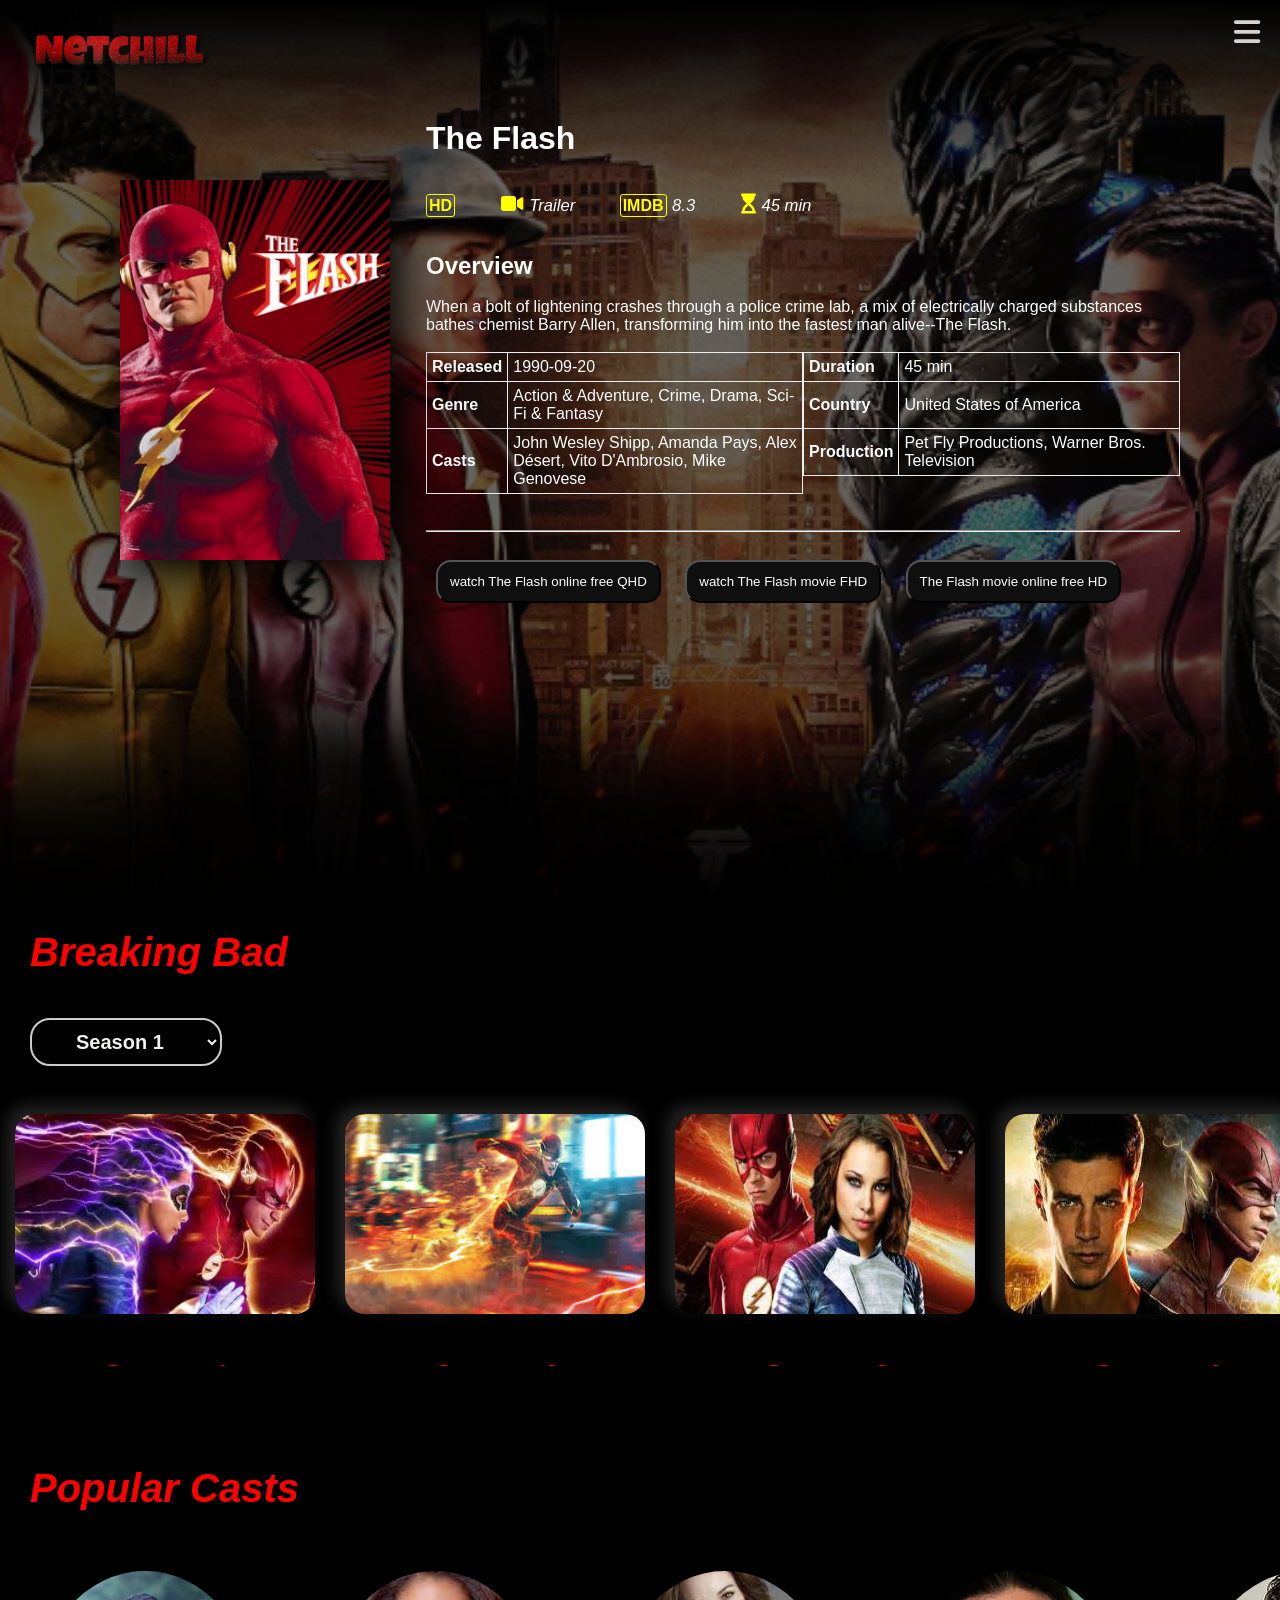
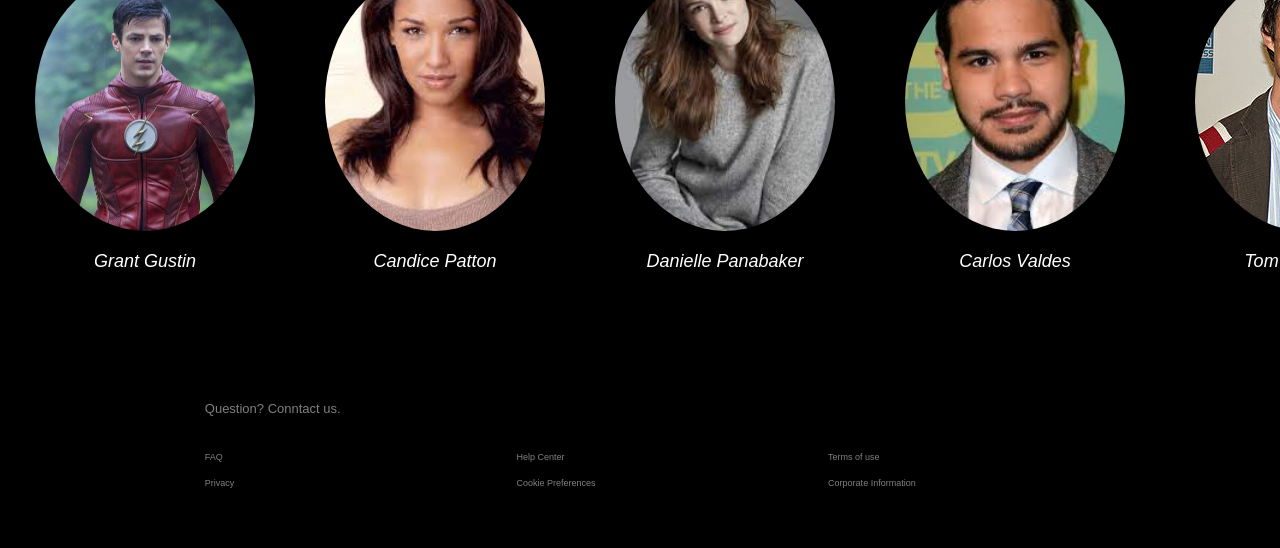
<file: Web_Project_Ali_Ghrabi/Web_Project/Page/TheFlash/TheFlash.html>
<!DOCTYPE html>
<html lang="en">
<head>
    <meta charset="UTF-8">
    <meta http-equiv="X-UA-Compatible" content="IE=edge">
    <meta name="viewport" content="width=device-width, initial-scale=1.0">
    <link rel="icon" type="image/png" href="../Logo/N.png">
    <link rel="stylesheet" href="../../css/aliSeries.css">
    <link rel="stylesheet" href="../../css/webfonts/all.min.css">
    <title>The Flash &#124; NeTCHILL</title>
    <!-- Embbded Style-->
    <style>
        .more-text {
            display: none;
        }
    
        .more-link {
            cursor: pointer;
            color: blue;
            text-decoration: underline;
        }
    </style>

    <!-- JavaScript/jQuery -->
    <script src="../../Javascript/jsjquery-3.6.0.min.js"></script>
    <script>
        $(document).ready(function() {
            $(".more-link").click(function(event) {
                event.preventDefault();
                $(this).parent().next(".more-text").slideToggle(100);
                $(this).css("display", "none");
            });

            $(".season-item").mouseenter(function () {
                $(".more-link").css("display", "inline");
            })

            $(".season-item").mouseleave(function () {
                $(".more-text").css("display", "none");
            });
            
            $(".caption").click(function () {
                $(this).next(".episodes").fadeToggle(500);
            });
        });
    </script>
</head>
<body>
    <header>
        <img src="../Logo/Webprojectlogo.png" alt="NETCHILL_LOGO" width="200px" height="200px">
    </header>


    <nav>
        <ul>
            <li><button id="btn">X</button></li>
            <li><i class="fa-solid fa-right-to-bracket"></i><a href="../../../../login_MohammadAlMousawi/login.html">Login</a></li>
            <li><i class="fa-solid fa-film"></i><a href="../../../../main_HasanDiab/main.html#series">TV Shows</a></li>            
            <li><i class="fa-solid fa-tv"></i><a href="../../../../main_HasanDiab/main.html#movies">Movies</a></li>
            <li><i class="fa-solid fa-newspaper"></i><a href="../../../../exclusive news_IsraaAlZein/index.html">News</a></li>
            <li><i class="fa-solid fa-face-smile"></i><a href="../../../../new_LoulouHallal/new/index.html">FAQ</a></li>
        </ul>
    </nav>


    <main>
        <div class="background-image-the-flash">
            <div class="overlay-content">
                <!-- Left side -->
                <div class="left-side">
                    <div class="left-side-image">
                        <img  class="image" src="background/front.jpg" alt="Breaking_Bad_Front_Image">
                        <div class="overlay-icons left-to-right">
                            <a href="#"><b>10</b></a>
                            <center class="under-icon"><em>Rate it</em></center>
                            <a href="#"><i class="fa-solid fa-share"></i></a>
                            <center class="under-icon"><em>Share this</em></center>
                            <a href="#"><i class="fa-solid fa-heart-circle-plus"></i></a>
                            <center class="under-icon"><em>Favorite</em></center>
                        </div>
                    </div>
                </div>
                <!-- Right side -->
                <div class="right-side">
                    <h1 class="series-title">The Flash</h1><br><br>
                    <div class="icons-bar">
                        <span class="icon-by-own">HD</span>
                        <a href="#"><i class="fa-solid fa-video"></i></a>
                        <small><em>Trailer</em></small>&nbsp; &nbsp; &nbsp; &nbsp;
                        <span class="icon-by-own">IMDB</span>
                        <small><em>8.3</em></small>
                        <a href="#"><i class="fa-solid fa-hourglass-start"></i></a>
                        <small><em>45 min</em></small>
                    </div><br><br>
                    <h2 class="series-overview">Overview</h2><br>
                    <p>When a bolt of lightening crashes through a police crime lab, a mix of electrically charged substances bathes chemist Barry Allen, transforming him into the fastest man alive--The Flash.</p><br>
                    <div class="row">
                        <div class="column">
                            <table class="table" border="1">
                                <tr>
                                    <td class="table_content_space"><b>Released </b></td>
                                    <td class="table_content_space">1990-09-20</td>
                                </tr>
                                <tr>
                                    <td class="table_content_space"><b>Genre </b></td>
                                    <td class="table_content_space">Action & Adventure, Crime, Drama, Sci-Fi & Fantasy</td>
                                </tr>
                                <tr>
                                    <td class="table_content_space"><b>Casts </b></td>
                                    <td class="table_content_space">John Wesley Shipp, Amanda Pays, Alex Désert, Vito D'Ambrosio, Mike Genovese</td>
                                </tr>
                            </table>
                        </div>
                        <div class="column">
                            <table  class="table" border="1">
                                <tr>
                                    <td class="table_content_space"><b>Duration </b></td>
                                    <td class="table_content_space">45 min</td>
                                </tr>
                                <tr>
                                    <td class="table_content_space" style="padding-bottom: 14px; padding-top: 14px;"><b>Country </b></td>
                                    <td class="table_content_space">United States of America</td>
                                </tr>
                                <tr>
                                    <td class="table_content_space" style="padding-bottom: 14px; padding-top: 14px;"><b>Production </b></td>
                                    <td class="table_content_space">Pet Fly Productions, Warner Bros. Television</td>
                                </tr>
                            </table>
                        </div>
                    </div>
                    <br><br><hr><br>
                    <input type="button" class="buttons" value="watch The Flash online free QHD">
                    <input type="button" class="buttons" value="watch The Flash movie FHD">
                    <input type="button" class="buttons" value="The Flash movie online free HD">
                </div>    
            </div>
        </div>

        <div class="season-container"> 
            <h1 class="season-title">Breaking Bad</h1><br>
            <select id="myDropdown" style="font-weight: bold; font-size: 20px;">
                <option>Season 1</option>
                <option>Season 2</option>
                <option>Season 3</option>
                <option>Season 4</option>
                <option>Season 5</option>
            </select>
            <div class="seasons-wrapper">
                <div class="season-item">
                    <img class="season-item-img" src="Seasons/season1.jpg" alt="The_Flash_Season_1" width="470px" height="100px">
                    <div class="season-item-desc">
                        <p class="season_nb">Season 1</p>
                        <p class="season_desc">The Flash Season 1 follows Barry Allen, a forensic scientist who gains superhuman speed after being struck by lightning, as he uses his new powers to fight crime and search for answers about his past team at S.T.A.R. Labs, <a href="#" class="more-link">more</a></p>
                        <p class="season_desc more-text">he faces off against various villains, including his arch-nemesis, the Reverse-Flash.</p>
                    </div>
                </div>
                <div class="season-item">
                    <img class="season-item-img" src="Seasons/season2.jpg" alt="The_Flash_Season_1">
                    <div class="season-item-desc">
                        <p class="season_nb">Season 2</p>
                        <p class="season_desc">In The Flash Season 2, Barry and his team face new challenges as they deal with the consequences of altering the timeline, including the emergence of new metahumans and the appearance of a dangerous  villain <a href="#" class="more-link">more</a></p>
                        <p class="season_desc more-text">known as Zoom. Meanwhile, Barry must also come to terms with his feelings for his best friend Iris and the arrival of his Earth-2 doppelganger.</p>
                    </div>
                </div>
                <div class="season-item">
                    <img class="season-item-img" src="Seasons/season3.jpg" alt="The_Flash_Season_1">
                    <div class="season-item-desc">
                        <p class="season_nb">Season 3</p>
                        <p class="season_desc">In The Flash Season 3, Barry struggles to come to terms with the consequences of his decision to travel back in time and save his mother, leading to the emergence of a new timeline known as "Flashpoint." As he tries to set <a href="#" class="more-link">more</a></p>
                        <p class="season_desc more-text">things right, Barry faces new threats, including the speedster villain Savitar and the enigmatic organization known as the "Philosopher's Stone."</p>
                    </div>
                </div>
                <div class="season-item">
                    <img class="season-item-img" src="Seasons/season4.jpg" alt="The_Flash_Season_1">
                    <div class="season-item-desc">
                        <p class="season_nb">Season 4</p>
                        <p class="season_desc">The Flash Season 4 sees Barry and his team deal with the consequences of their victory over Savitar, as a new threat emerges in the form of the dangerous Thinker, a metahuman with vast intelligence and psychic powers. <a href="#" class="more-link">more</a></p>
                        <p class="season_desc more-text">Meanwhile, Barry struggles to balance his duties as the Flash with his personal life, including his relationship with Iris and the arrival of his daughter from the future, Nora West-Allen.</p>
                    </div>
                </div>
                <div class="season-item">
                    <img class="season-item-img" src="Seasons/season5.jpg" alt="The_Flash_Season_1">
                    <div class="season-item-desc">
                        <p class="season_nb">Season 5</p>
                        <p class="season_desc">The Flash Season 5 follows Barry and his team as they face off against a new threat, Cicada, a metahuman with the ability to dampen other metahuman powers. Alongside this, they must also deal with the arrival of <a href="#" class="more-link">more</a></p>
                        <p class="season_desc more-text">Barry ,Nora, and unravel the mystery of her presence in their timeline.</p>
                    </div>
                </div>
                <div class="season-item">
                    <img class="season-item-img" src="Seasons/season6.jpg" alt="The_Flash_Season_1">
                    <div class="season-item-desc">
                        <p class="season_nb">Season 6</p>
                        <p class="season_desc">In The Flash Season 6, Barry and his team deal with the aftermath of the Crisis on Infinite Earths, as they navigate a new reality where the multiverse no longer exists. Alongside this, they must face off against a new threat in the <a href="#" class="more-link">more</a></p>
                        <p class="season_desc more-text">form of Bloodwork, a metahuman with the ability to manipulate blood, and later the villainous organization known as Black Hole.</p>
                    </div>
                </div>
                <div class="season-item">
                    <img class="season-item-img" src="Seasons/season7.jpg" alt="The_Flash_Season_1">
                    <div class="season-item-desc">
                        <p class="season_nb">Season 7</p>
                        <p class="season_desc">In The Flash Season 7, Barry and his team confront the aftermath of Eva McCulloch's Mirrorverse plot, which caused Barry to be trapped in the Speed Force. As they work to bring him back, they must also deal with the <a href="#" class="more-link">more</a></p>
                        <p class="season_desc more-text">return of Godspeed, the emergence of new forces, and the arrival of a mysterious new villain known as "Fuerza."</p>
                    </div>
                </div>
                <div class="season-item">
                    <img class="season-item-img" src="Seasons/season8.webp" alt="The_Flash_Season_1">
                    <div class="season-item-desc">
                        <p class="season_nb">Season 8</p>
                        <p class="season_desc">The season follows Barry facing against his nemesis the Reverse-Flash, the fire Meta Deathstorm and the Negative Speed Force. The season starts out with the Arrowverse crossover, “Armageddon”. It is set in <a href="#" class="more-link">more</a></p>
                        <p class="season_desc more-text">the Arrowverse, sharing continuity with the other television series of the universe, and is a spin-off of Arrow.</p>
                    </div>
                </div>
                <div class="season-item">
                    <img class="season-item-img" src="Seasons/season9.webp" alt="The_Flash_Season_1">
                    <div class="season-item-desc">
                        <p class="season_nb">Season 9</p>
                        <p class="season_desc">In the final season, After being struck by lightning, Barry Allen (Grant Gustin) is reborn. Now having super speed, he has a new name. The Flash. With the help of his friends, he fights crime and find other metahumans like him.<a href="#" class="more-link">more</a></p>
                    </div>
                </div>
            </div>
        </div>



        <h1 class="season-title" style="margin-top: 100px; margin-bottom: -50px;">Popular Casts</h1>
        <div class="popular-casts">
            <div class="actors">
                <div class="actor">
                    <img src="Casts/Grant Gustin as Barry Allen.jpg" alt="Grant Gustin as Barry Allen">
                    <span class="caption">Grant Gustin </span>
                    <p class="episodes">as Barry Allen &#124; 49 Episodes</p>
                </div>
                <div class="actor">
                    <img src="Casts/Candice Patton as Iris West-Allen.jpg" alt="Candice Patton as Iris West-Allen">
                    <span class="caption">Candice Patton </span>
                    <p class="episodes">as Iris West-Allen &#124; 149 Episodes</p>
                </div>
                <div class="actor">
                    <img src="Casts/Danielle Panabaker as Caitlin Snow.jpg" alt="Danielle Panabaker as Caitlin Snow">
                    <span class="caption">Danielle Panabaker </span>
                    <p class="episodes">as Caitlin Snow &#124; 149 Episodes</p>
                </div>
                <div class="actor">
                    <img src="Casts/Carlos Valdes as Cisco Ramon.jpg" alt="Carlos Valdes as Cisco Ramon">
                    <span class="caption">Carlos Valdes </span>
                    <p class="episodes">as Cisco Ramon134 Episodes</p>
                </div>
                <div class="actor">
                    <img src="Casts/Tom Cavanagh as various characters.jpg" alt="Tom Cavanagh as various characters">
                    <span class="caption">Tom Cavanagh </span>
                    <p class="episodes">as various characters &#124; 131 Episodes</p>
                </div>
                <div class="actor">
                    <img src="Casts/Jesse L. Martin as Joe West.webp" alt="Jesse L. Martin as Joe West">
                    <span class="caption">Jesse L. Martin </span>
                    <p class="episodes">as Joe West &#124; 125 Episodes</p>
                </div>
                <div class="actor">
                    <img src="Casts/Wade Williams (Captain Brad Bellick).jpg" alt="Wade Williams (Captain Brad Bellick)">
                    <span class="caption">Wade Williams </span>
                    <p class="episodes">as Captain Brad Bellick &#124; 54 Episodes</p>
                </div>
                <div class="actor">
                    <img src="Casts/Keiynan Lonsdale as Wally West.jpg" alt="Keiynan Lonsdale as Wally West / Kid Flash">
                    <span class="caption">Keiynan Lonsdale </span>
                    <p class="episodes">as Wally West / Kid Flash &#124; 39 Episodes</p>
                </div>
                <div class="actor">
                    <img src="Casts/Hartley Sawyer as Ralph Dibny.jpg" alt="Hartley Sawyer as Ralph Dibny / Elongated Man">
                    <span class="caption">Hartley Sawyer </span>
                    <p class="episodes">as Ralph Dibny / Elongated Man &#124; 29 Episodes</p>
                </div>
                <div class="actor">
                    <img src="Casts/Danielle Nicolet as Cecile Horton.webp" alt="Danielle Nicolet as Cecile Horton">
                    <span class="caption">Danielle Nicolet </span>
                    <p class="episodes">as Cecile Horton &#124; 57 Episodes</p>
                </div>
                <div class="actor">
                    <img src="Casts/Rick Cosnett as Eddie Thawne.jpg" alt="Rick Cosnett as Eddie Thawne">
                    <span class="caption">Rick Cosnett </span>
                    <p class="episodes">as Eddie Thawne &#124; 15 Episodes</p>
                </div>
            </div>
        </div>

    </main> 

    <footer>
            <div class="footer">
                <a href="">Question? Conntact us.</a>
            </div>
            <ul class="footer-list">
                <li><a href="../../../../new_LoulouHallal/new/index.html">FAQ</a></li>
                <li><a href="">Help Center</a></li>
                <li><a href="">Terms of use</a></li>
                <li><a href="">Privacy</a></li>
                <li><a href="">Cookie Preferences</a></li>
                <li><a href="">Corporate Information</a></li>
            </ul>
    </footer>
    <script src="../../Javascript/aliSeries.js"></script>
    
</body>
</html>
</file>
<file: main_HasanDiab/main.css>
/* External styling*/
* {
    box-sizing: border-box;
    margin: 0px;
    scroll-behavior: smooth;
    font-family: Arial, Helvetica, sans-serif;
}

body {
    background-color: black;
    overflow-x: hidden; 
}

header {
    display: flex;
    gap: 100px;
    background: transparent;
}

.slide-show {
    display: flex;
    width: 500vw;
    overflow: hidden;
}

.avengers{
    background-image: linear-gradient(rgba(0,0,0,1),rgba(0,0,0,0.1),rgba(0,0,0,0.1),rgba(0,0,0,0.1),rgba(0,0,0,0.1),rgba(0,0,0,1)) , url(media/Avg.jpg);
    width: 100vw;
    height: 100vh;
    background-position: center;
    background-size: cover;
    display: flex;
    align-items: center;
}

.your-name{
    background-image: linear-gradient(rgba(0,0,0,1),rgba(0,0,0,0.1),rgba(0,0,0,0.1),rgba(0,0,0,0.1),rgba(0,0,0,0.1),rgba(0,0,0,1)) , url(media/YN2.jpg);
    width: 100vw;
    height: 100vh;
    background-position: center;
    background-size: cover;
    display: flex;
    align-items: center;
}

.chess{
    background-image: linear-gradient(rgba(0,0,0,1),rgba(0,0,0,0.1),rgba(0,0,0,0.1),rgba(0,0,0,0.1),rgba(0,0,0,0.1),rgba(0,0,0,1)) , url(media/TQG.webp);
    width: 100vw;
    height: 100vh;
    background-position: center;
    background-size: cover;
    display: flex;
    align-items: center;
}

.arcane{
    background-image: linear-gradient(rgba(0,0,0,1),rgba(0,0,0,0.1),rgba(0,0,0,0.1),rgba(0,0,0,0.1),rgba(0,0,0,0.1),rgba(0,0,0,1)) , url(media/Arcane2.jpg);
    width: 100vw;
    height: 100vh;
    background-position: center;
    background-size: cover;
    display: flex;
    align-items: center;
}

.items{
    margin-left: 35px;
    height: fit-content;
    width: 30%;
    margin-top: 30px;
    display: grid;
    grid-template-columns: 100%;
    gap: 40px;
}

.items h1 {
    font-weight: bolder;
    font-size: 50px;
}

.your-name h1{
    line-height: 2;
}

.arcane h1 {
    line-height: 2.5;
}

.buttons {
    display: flex;
    justify-content: space-between;
    width: 250px;
}

.buttons button {
    cursor: pointer;
    border-radius: 4px;
    font-weight: bold;
    width: 120px;
    height: 35px;
    border: none;
    box-shadow: 0 5px 10px 4px rgb(0 0 0 / 0.8);
}


#info {
    background-color: gray;
    color: white;
}

.items h3 i {
    color: red;
}


.scroll {
    width: fit-content;
    height: fit-content;
}

#logo {
    width: 150px;
    margin-top: 12px;
    margin-left: -65px;
    position: sticky;
    z-index: 100000;
}

.search {
    align-self: center;
    width: fit-content;
    height: fit-content;
    background-color: white;
    display: flex;
    justify-content: center;
    align-items: center;
}

.list {
    position: absolute;
    top: 33.6px;
    left: 0;
    z-index: 1000;
    width: 235px;
}

.list-item {
    width: 100%;
    background: linear-gradient(rgba(0, 0, 0, 1), rgba(0, 0, 0, 0.7), rgba(0, 0, 0, 0.4));
    display: flex;
    align-items: center;
    cursor: pointer;
    display: none;
    overflow: hidden;
    border-bottom-left-radius: 10px;
    border-bottom-right-radius: 10px;
}

.sbar{
    margin-top: 10px;
    position: relative;
    margin-left: 300px;
}

.list-item img{
    width: 80px;
    height: 100%;
}

.list-item h3 {
    padding-left: 7.5px;
    padding-right: 7.5px;
    width: fit-content;
    text-shadow: 1px 1px 10px gray;
}

#user {
    margin-top: 207px;
    display: flex;
    align-items: center;
}


.user {
    border: 2px solid;
    padding: 7px;
    border-radius: 50%;
    margin-right: -10px;
}

.search i{
    margin: 5px;
    color: black;
}

.search input{
    outline: 0;
    background-color: inherit;
    border: none;
    margin: 7px;
    font-size: 15px;
}

body::-webkit-scrollbar {
    display: none;
}

nav ul {
    list-style: none;
    display: flex;
    flex-direction: column;
    height: fit-content;
    width: 250px;
    background-color: black;
    opacity: 0.9;
    justify-content: space-between;
    padding-bottom: 40px;
    padding-left: 0px;
    position: absolute;
    top: 0px;
    transform: translate(100vw);
    z-index: 1000;
}

nav ul a {
    color: white;
    text-decoration: none;
}

nav ul li {
    display: flex;
    padding-top: 20px;
    padding-bottom: 20px;
    padding-left: 40px;
    gap: 30px;
    font-size: large;
    transition: all .3s;
}

nav i {
    color: white;
}

nav button {
    width: 61px;
    height: fit-content;
    padding: 20px;
    cursor: pointer;
    display: flex;
    justify-content: center;
    align-items: center;
    border-radius: 50%;
    border: none;
    font-weight: bold;
    color: white;
    font-size: large;
    background-color: inherit;
}

nav ul li:first-child {
    padding-left: 20px;
    padding-bottom: 0px;
    padding-top: 0px;
}


nav ul li:not(:first-child):hover{
    background-color: red;
    padding-left: 50px;
    cursor: pointer;
}

nav ul li:last-child {
    margin-bottom: calc(100vh - 406px);
}

nav ul button:hover {
    background-color: red;
}


.container {
    height: 1200px;
    min-height: calc(100vh - 50px);
    color: white;
}

.content-container {
    margin-left: 50px;
    margin-bottom: 20px;
}

.news-container {
    padding: 0 20px;
}

.news-title{
    margin-top: 30px;
}

.news-wrapper {
    position: relative;
    overflow: auto;
}

.news-wrapper::-webkit-scrollbar {
    display: none;
}

.news {
    display: flex;
    align-items: center;
    height: 400px;
    transform: translateX(0);
    transition: all 1s ease-in-out;
}

.news-item {
    margin-right: 30px;
    position: relative;
}

.news-item-title{
        padding: 0 20px;
        font-size: 32px;
        font-weight: bold;
        position: relative;
        transform: translateY(15px);
        text-align: center;
}

#got {
    font-size: 25px;
    line-height: 1.5;
}

.news-item:hover .news-item-img {
    transform: scale(1.2);
    margin: 10px 30px;
    opacity: 0.5;
}

.news-item-img {
    transition: all .5s ease-in-out;
    width: 270px;
    height: 200px;
    object-fit: cover;
    border-radius: 20px;
    box-shadow: 0 0 25px 8px rgb(128 128 128 / 0.2);
}

.arrow {
    font-size: 120px;
    position: absolute;
    top: 120px;
    right: 0;
    color: lightgray;
    opacity: 0.5;
    cursor: pointer;
    z-index: 1000;
}

.container.active {
    color: white;
}

footer{
    position: absolute;
    bottom: -1;
    padding: 50px 4% 50px 16%;
    width: 100%;
    margin-top: 30px;
    color: grey;
    margin-left: auto;
    background-color: rgb(0,0,0,0.8);
}
.footer{
    margin-bottom: 10px;
    position: relative;
    font-size: medium;
    display: block;
    padding-bottom: 20px;
}
footer a{
    color: grey;
    text-decoration: none;
}
footer a:hover{
    text-decoration: underline;
}
.footer-list {
    list-style: none;
    margin: 0 auto;
    padding: 0;
}

.footer-list li {
    display: inline-block;
    width: 20%;
    font-size: xx-small;
    margin-bottom: 10px;
}
</file>
<file: Web_Project_Ali_Ghrabi/Web_Project/css/aliSeries.css>
/* General Style */
*{
    padding: 0;
    margin: 0;
    box-sizing: border-box;
    font-family: Arial, Helvetica, sans-serif;
}

body{
    overflow-x: hidden;
    background-color: black;
}

/* Header Section */
header{
    position: absolute;
    margin-top: -50px;
    left: 20px;
}

/* Navbar Section */

nav ul {
    list-style: none;
    display: flex;
    flex-direction: column;
    height: fit-content;
    width: 250px;
    background-color: black;
    justify-content: space-between;
    opacity: 0.9;
    padding-bottom: 40px;
    padding-left: 0px;
    position: absolute;
    transform: translate(100vw);
    z-index: 1000;
}

nav ul a {
    color: white;
    text-decoration: none;
}

nav ul li {
    display: flex;
    padding-top: 20px;
    padding-bottom: 20px;
    padding-left: 40px;
    gap: 30px;
    font-size: large;
    transition: .3s;
}

nav i {
    color: white;
}

nav button {
    width: 61px;
    height: fit-content;
    padding: 20px;
    cursor: pointer;
    display: flex;
    justify-content: center;
    align-items: center;
    border-radius: 50%;
    border: none;
    font-weight: bold;
    color: white;
    font-size: large;
    background-color: inherit;
}

nav ul li:first-child {
    background-size: cover;
    padding-left: 20px;
    padding-bottom: 0px;
    padding-top: 0px;
}

nav ul li:not(:first-child):hover{
    background-color: red;
    padding-left: 50px;
}

nav ul li:last-child {
    margin-bottom: calc(100vh - 406px);
}

nav ul button:hover {
    background-color: red;
}

/* Background_Image style */

.background-image-breaking-bad{
    height: 100vh;
    background-image: linear-gradient(rgba(0,0,0,1),rgba(0,0,0,0.6),rgba(0,0,0,0.6),rgba(0,0,0,0.6),rgba(0,0,0,0.6),rgba(0,0,0,1)),url(../Page/BreakingBad/Background/back.jpg);
    background-blend-mode: darken;
    background-repeat: no-repeat;
    background-size: cover;
}

.background-image-money-heist{
    height: 100vh;
    background-image: linear-gradient(rgba(0,0,0,1),rgba(0,0,0,0.6),rgba(0,0,0,0.6),rgba(0,0,0,0.6),rgba(0,0,0,0.6),rgba(0,0,0,1)),url(../Page/MoneyHeist/Seasons/season4.jpg);
    background-blend-mode: darken;
    background-repeat: no-repeat;
    background-size: cover;
}

.background-image-prison-break{
    height: 100vh;
    background-image: linear-gradient(rgba(0,0,0,1),rgba(0,0,0,0.6),rgba(0,0,0,0.6),rgba(0,0,0,0.6),rgba(0,0,0,0.6),rgba(0,0,0,1)),url(../Page/PrisonBreak/background/back1.webp);
    background-blend-mode: darken;
    background-repeat: no-repeat;
    background-size: cover;
}

.background-image-the-flash{
    height: 100vh;
    background-image: linear-gradient(rgba(0,0,0,1),rgba(0,0,0,0.6),rgba(0,0,0,0.6),rgba(0,0,0,0.6),rgba(0,0,0,0.6),rgba(0,0,0,1)),url(../Page/TheFlash/background/back.webp);
    background-blend-mode: darken;
    background-repeat: no-repeat;
    background-size: cover;
}
.background-image-rick-morty{
    height: 100vh;
    background-image: linear-gradient(rgba(0,0,0,1),rgba(0,0,0,0.6),rgba(0,0,0,0.6),rgba(0,0,0,0.6),rgba(0,0,0,0.6),rgba(0,0,0,1)),url(../Page/Rick_&_Morty/backgrounmd/back.webp);
    background-blend-mode: darken;
    background-repeat: no-repeat;
    background-size: cover;
}

.background-image-GOT{
    height: 100vh;
    background-image: linear-gradient(rgba(0,0,0,1),rgba(0,0,0,0.6),rgba(0,0,0,0.6),rgba(0,0,0,0.6),rgba(0,0,0,0.6),rgba(0,0,0,1)),url(../Page/GameofThrones/Background/back3.jpg);
    background-blend-mode: darken;
    background-repeat: no-repeat;
    background-size: cover;
}

.background-image-Lucifer{
    height: 100vh;
    background-image: linear-gradient(rgba(0,0,0,1),rgba(0,0,0,0.6),rgba(0,0,0,0.6),rgba(0,0,0,0.6),rgba(0,0,0,0.6),rgba(0,0,0,1)),url(../Page/Lucifer/Background/back.jpg);
    background-blend-mode: darken;
    background-repeat: no-repeat;
    background-size: cover;
}
/* Overlay_Content Style */

.overlay-content{
    width: 100vw;  
    color: #fff; 
    display: flex;  
}
/* Left_Side Style */

.left-side{
    width: 35em;
    margin-left: 120px;
    margin-top: 180px;
    transition: .2s;
}

.left-side-image{
    position: relative;
    width: 270px;
    height: 380px;
    display: block;
    overflow: hidden;
    transition: .2s;
    filter: drop-shadow(10px 10px 20px rgb(2, 2, 2));
}

.image{
    display: block;
    width: 270px;
    height: 380px;
}

.overlay-icons{
    position: absolute;
    transition: all .2s ease-in;
    opacity: 0;
    background-color: #eee;
}

.overlay-icons a{
    display: block;
    text-align: center;
    margin: 15px 0;
    color: #fff;
    text-decoration: none;
    transition: .2s;
}

.overlay-icons a:hover{
    color: red;
}

.left-side-image:hover .overlay-icons{
    opacity: 1;
    border-bottom-left-radius: 20px;
}

.left-to-right{
    background-color: rgba(0, 0, 0, 0.5);
    width: 0;
    height: 50%;
    right: 0;
    top: 0;
}

.left-side-image:hover .left-to-right{
    width: 20%;
}

.under-icon{
    font-size: 10px;
}

/* Right_Side Style */

.right-side{
    color: #fff;
    width: 65em;
    margin-top: 120px;
    margin-left: -100px;
    margin-right: 100px;
}

/* Series Title */

.series-title{
    width: fit-content;
    transition: .2s;
}

.series-title:hover{ 
    color: red;
}

/* Icons Bar */

.icon-by-own{
    font-weight: bold;
    font-size: medium;
    border-radius: 3px;
    color: yellow;
    padding: 2px;
    border: 1px solid yellow;
}

.icons-bar{
    font-size: 20px;
}

.icons-bar a{
    padding-left: 40px;
}

.icons-bar i{
    font-size: 20px;
    color: yellow;
}

/* Series Overview */

.series-overview{
    width: 30px;
    transition: .2s;
}

.series-overview:hover{
    color: red;
}

/* Tables */

.table{
    border-collapse: collapse;
    border-left: 0;
    border-color: #eee;
}

.column {
    float: left;
    width: 50%;
}

.row::after {
    content: "";
    clear: both;
    display: table;                  
}

.table_content_space{
    padding: 5px;
}

.table_content_space b:hover{
    color: red;
    transition: .2s;
}

/* Buttons Bar */

.buttons{
    color: #fff;
    background-color: rgb(15, 15, 15);
    padding: 12px;
    margin: 10px;
    border-radius: 15px;
    transition: .3s;
}

.buttons:hover{
    color: red;
}

/* Drop-down List */

#myDropdown{
    display: block;
    border: 2px solid #ccc;
    color: rgb(243, 239, 239);
    border-radius: 20px;
    margin-top: 15px;
    padding: 10px 40px;
    font-size: 18px;
    background-color: rgb(0, 0, 0);
    outline: none;
    box-shadow: 0 0 3px rgba(0, 0, 0, 0.2);
    font-size: 20px;
    font-weight: bold;
    margin-left: 30px;
}

/* scrolling seasons*/

.season-title {
    margin-top: 30px;
    margin-left: 30px;
    font-size: 40px;
    font-weight: bold;
    font-style: italic;
    color: red;
    text-decoration: solid;
    padding-bottom: 10px;
}

.seasons-wrapper {
    position: relative;
    overflow: auto;
    display: flex;
    align-items: center;
    height: 300px;
    transition: all .5s ease-in-out;
    overflow-y: hidden;
}

.seasons-wrapper::-webkit-scrollbar {
    display: none;
}

.season-item {
    margin-left: 15px;
    margin-right: 15px;
    position: relative;
}

.shift{
    margin-left: 30px;
}

.season-item-desc {
    width: 100%;
    height: 100%;
    color: white;
    left: 0;
    top: 100%;
    padding: 0px 20px;
    display: flex;
    flex-direction: column;
    justify-content: space-evenly;
    font-weight: bold;
    position: absolute;
    transform: translateY(15px);
    transition: all .3s ease;
}

.season_nb {
    color: red;
    font-size: 30px;
    margin-top: 25px;
    padding-bottom: 20px;
    text-align: center;
    font-style: italic;
    font-weight: lighter;
}

.season_desc {
    font-style: italic;
    word-spacing: 5px;
    line-height: 20px;
    text-align: center;
    font-weight: lighter;
    letter-spacing: 1px;
}

.season-item-img {
    transition: all .5s ease-in-out;
    width: 300px;
    height: 200px;
    border-radius: 20px;
    box-shadow:  -7px -7px 15px 2px rgb(34, 33, 33);
}

.season-item:hover .season-item-img {
    transform: scale(1.1);
    height: 230px;
    width: 400px;
    opacity: 0.2;
}

.season-item:hover .season-item-desc {
    transform: translateY(-15px);
    top: 0;
}

/* Popular Casts Section */

.popular-casts{
    align-items: center;
    width: 100%;
    height: 450px;
    overflow-x: scroll;
    overflow-y: hidden;
    -webkit-overflow-scrolling: touch;
    margin-top: 100px;
    margin-bottom: -100px;
}
.popular-casts::-webkit-scrollbar {
    display: none;
}

.actors{
    display: flex;
    width: auto;
    white-space: nowrap;
    height: 100%;
}

.actor{
    display: flex;
    flex-direction: column;
    align-items: center;
    margin: 0 35px;
    color: #ccc;
    height: 100%;
}

.actor img{
    width: 220px;
    height: 260px;
    border-radius: 50%;
    object-fit: cover;
}

.actor span{
    margin-top: 20px;
    text-align: center;
    color: white;
    font-style: oblique;
    font-size: large;
    font-weight: 100;
}

.caption {
    cursor: pointer;
}

.more-text {
    display: none;
}

.episodes {
    color: red;
    display: none;
    padding-top: 5px;
}

/* footer */

footer{
    position: absolute;
    bottom: -1;
    padding: 50px 4% 50px 16%;
    width: 100%;
    margin-top: 30px;
    color: grey;
    margin-left: auto;
    background-color: rgb(0,0,0,0.8);
}

.footer{
    margin-bottom: 10px;
    position: relative;
    font-size: small;
    display: block;
    padding-bottom: 20px;
}

footer a{
    color: grey;
    text-decoration: none;
}

footer a:hover{
    text-decoration: underline;
}

.footer-list {
    list-style: none;
    margin: 0 auto;
    padding: 0;
}

.footer-list li {
    display: inline-block;
    width: 30%;
    font-size: xx-small;
    margin-bottom: 10px;
}
</file>
